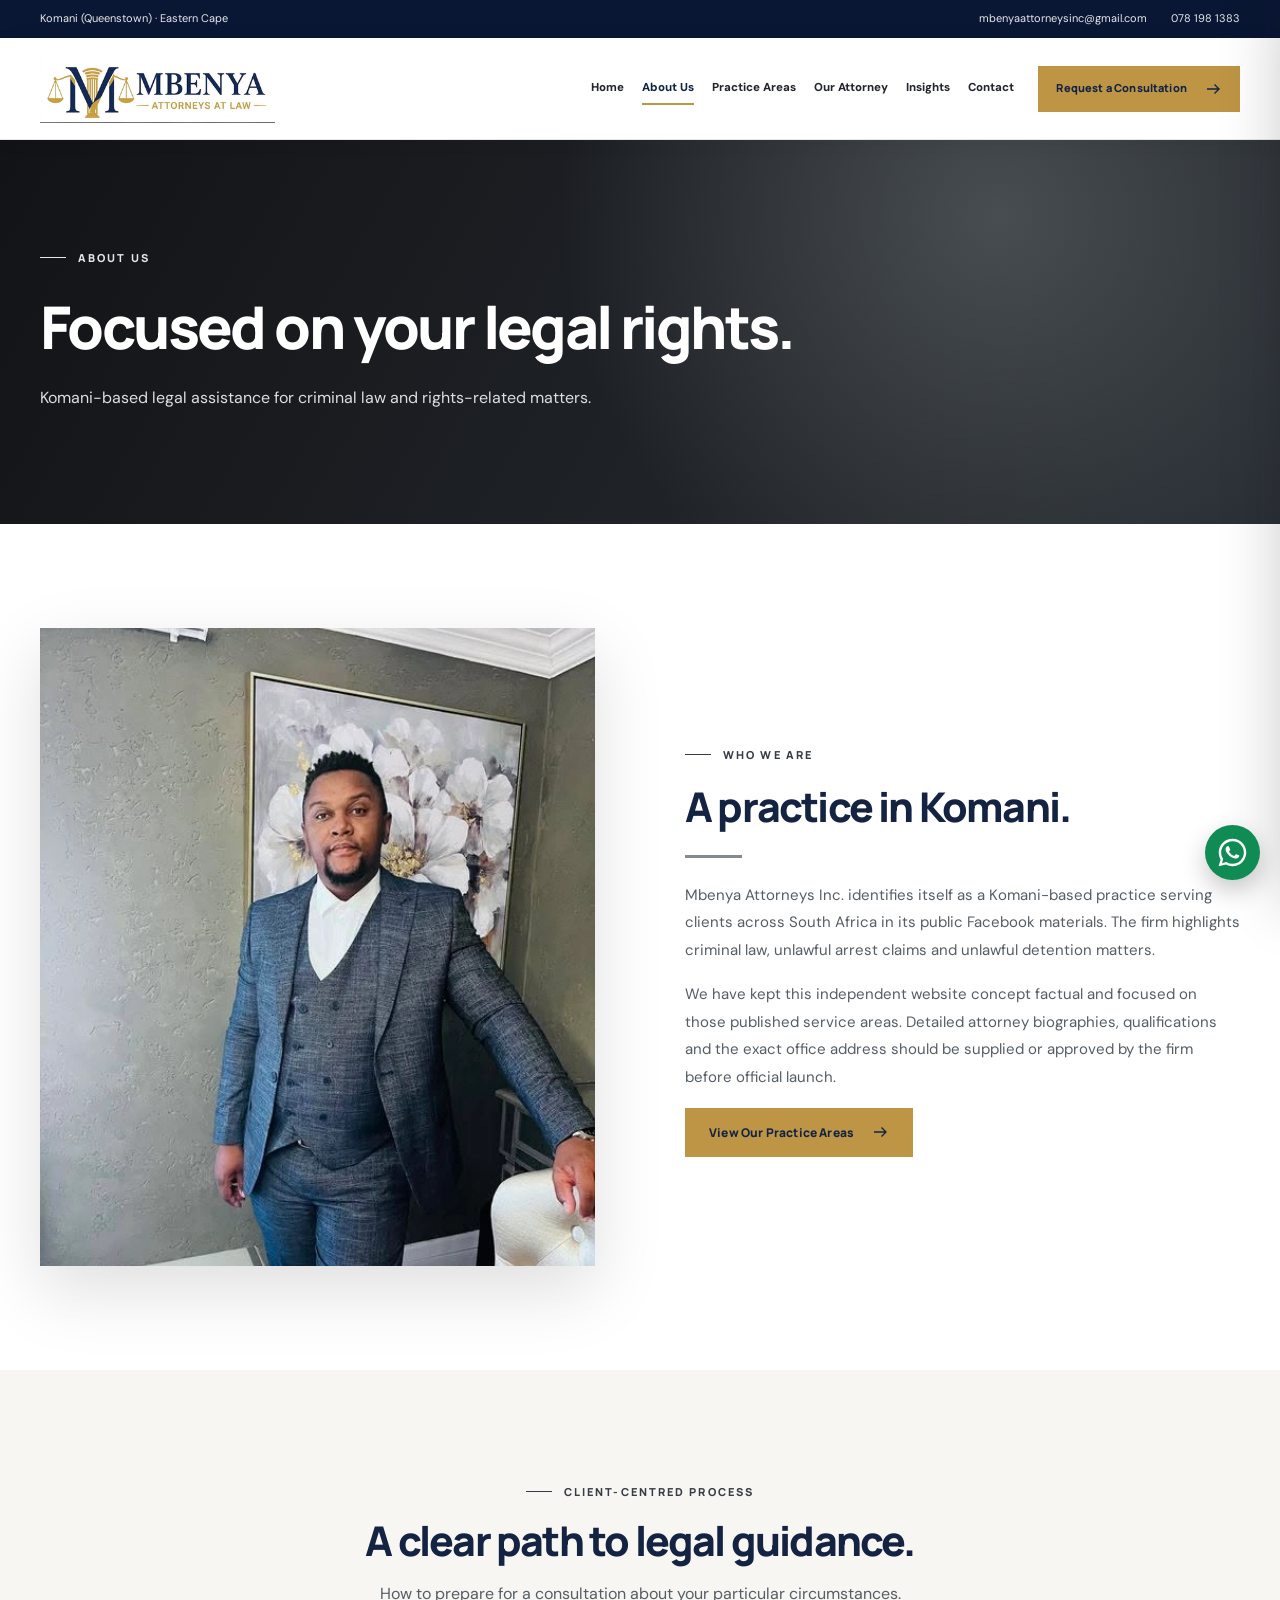
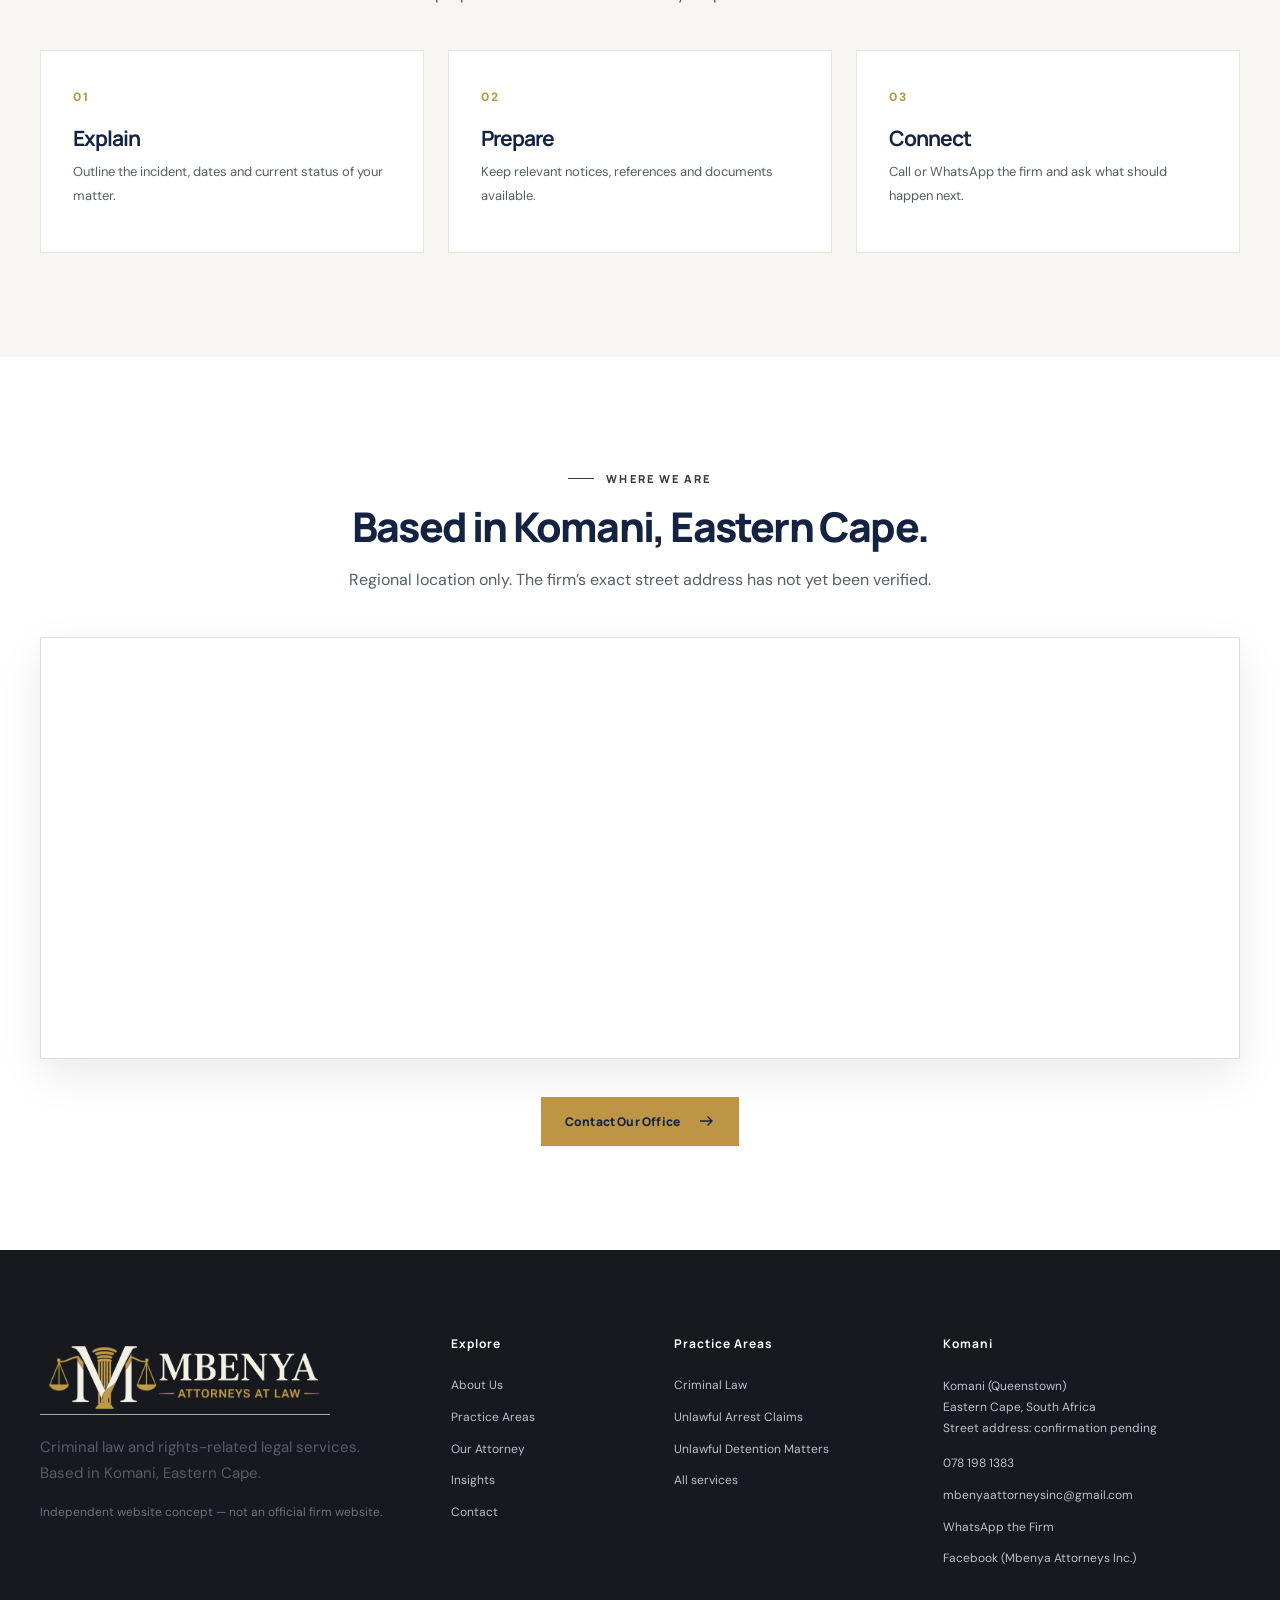
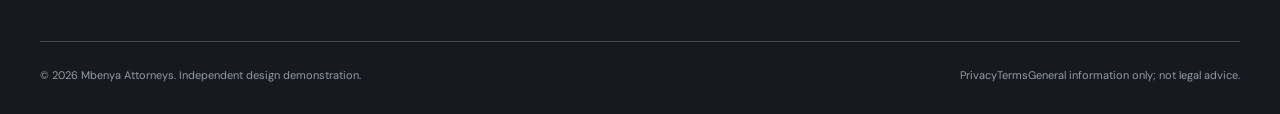
<file: about/index.html>
<!doctype html><html lang="en-ZA"><head><meta charset="utf-8"><meta name="viewport" content="width=device-width,initial-scale=1"><meta name="theme-color" content="#10244a"><title>About the Firm | Mbenya Attorneys</title><meta name="description" content="Learn about Mbenya Attorneys in Komani, Eastern Cape, and its publicly listed criminal law and rights-related practice areas."><meta name="robots" content="noindex,nofollow,noarchive,max-image-preview:large"><link rel="icon" type="image/png" href="/assets/favicon.png"><link rel="preconnect" href="https://images.pexels.com"><link rel="preconnect" href="https://fonts.googleapis.com"><link rel="preconnect" href="https://fonts.gstatic.com" crossorigin><link rel="stylesheet" href="/assets/site.css"><script defer src="/assets/site.js"></script><link rel="canonical" href="https://mbenya-attorneys.vercel.app/about/"><meta property="og:type" content="website"><meta property="og:site_name" content="Mbenya Attorneys"><meta property="og:locale" content="en_ZA"><meta property="og:title" content="About the Firm | Mbenya Attorneys"><meta property="og:description" content="Learn about Mbenya Attorneys in Komani, Eastern Cape, and its publicly listed criminal law and rights-related practice areas."><meta property="og:url" content="https://mbenya-attorneys.vercel.app/about/"><meta property="og:image" content="https://mbenya-attorneys.vercel.app/assets/mbenya-share-preview-v7.jpg"><meta property="og:image:secure_url" content="https://mbenya-attorneys.vercel.app/assets/mbenya-share-preview-v7.jpg"><meta property="og:image:type" content="image/jpeg"><meta property="og:image:width" content="1200"><meta property="og:image:height" content="630"><meta property="og:image:alt" content="Mbenya Attorneys at Law logo alongside a portrait of the attorney"><meta name="twitter:card" content="summary_large_image"><meta name="twitter:title" content="About the Firm | Mbenya Attorneys"><meta name="twitter:description" content="Learn about Mbenya Attorneys in Komani, Eastern Cape, and its publicly listed criminal law and rights-related practice areas."><meta name="twitter:image" content="https://mbenya-attorneys.vercel.app/assets/mbenya-share-preview-v7.jpg"><meta name="twitter:image:alt" content="Mbenya Attorneys at Law logo alongside a portrait of the attorney"></head><body><a class="skip-link" href="#main">Skip to content</a><div class="topbar"><div class="container topbar-inner"><span class="topbar-address">Komani (Queenstown) · Eastern Cape</span><div class="topbar-links"><a href="mailto:mbenyaattorneysinc@gmail.com">mbenyaattorneysinc@gmail.com</a><a href="tel:+27781981383">078 198 1383</a></div></div></div><header class="nav-shell"><div class="container nav-inner"><a class="brand" href="/" aria-label="Mbenya Attorneys home"><img src="/assets/logo-header.png" width="235" height="69" alt="Mbenya Attorneys at Law official supplied logo"></a><nav class="nav-links" aria-label="Main navigation"><a class="nav-link " href="/" >Home</a><a class="nav-link active" href="/about/" aria-current=page>About Us</a><a class="nav-link " href="/practice-areas/" >Practice Areas</a><a class="nav-link " href="/our-attorney/" >Our Attorney</a><a class="nav-link " href="/insights/" >Insights</a><a class="nav-link " href="/contact/" >Contact</a></nav><a class="btn btn-gold nav-cta" href="/contact/">Request a Consultation <svg aria-hidden="true" xmlns="http://www.w3.org/2000/svg" width="18" height="18" viewBox="0 0 24 24" fill="none" stroke="currentColor" stroke-width="1.8"><path d="M4 12h16m-6-6 6 6-6 6"/></svg></a><button type="button" class="menu-open" aria-label="Open navigation" aria-expanded="false" aria-controls="mobile-panel" data-mobile-open>☰</button></div></header><div class="mobile-backdrop" id="mobile-backdrop"></div><nav class="mobile-panel" id="mobile-panel" aria-label="Mobile navigation" aria-hidden="true" inert><div class="mobile-head"><img src="/assets/logo-header.png" alt="Mbenya Attorneys logo"><button type="button" data-mobile-close aria-label="Close navigation">×</button></div><div class="mobile-links"><a href="/">Home</a><a href="/about/">About Us</a><a href="/practice-areas/">Practice Areas</a><a href="/our-attorney/">Our Attorney</a><a href="/insights/">Insights</a><a href="/contact/">Contact</a></div><a class="btn btn-gold mobile-cta" href="/contact/">Contact the Firm <svg aria-hidden="true" xmlns="http://www.w3.org/2000/svg" width="18" height="18" viewBox="0 0 24 24" fill="none" stroke="currentColor" stroke-width="1.8"><path d="M4 12h16m-6-6 6 6-6 6"/></svg></a></nav><main id="main"><section class="page-hero"><div class="container"><span class="eyebrow eyebrow-light">ABOUT US</span><h1>Focused on your legal rights.</h1><p>Komani-based legal assistance for criminal law and rights-related matters.</p></div></section><section class="section"><div class="container intro-grid"><div class="decorative-photo mbenya-portrait-panel"><img src="/assets/portrait-standing.webp" alt="Client-supplied photograph of the legal professional in a blue suit" width="525" height="704" loading="lazy" decoding="async" ></div><div class="intro-copy"><span class="eyebrow">WHO WE ARE</span><h2>A practice in Komani.</h2><div class="accent-line"></div><p>Mbenya Attorneys Inc. identifies itself as a Komani-based practice serving clients across South Africa in its public Facebook materials. The firm highlights criminal law, unlawful arrest claims and unlawful detention matters.</p><p>We have kept this independent website concept factual and focused on those published service areas. Detailed attorney biographies, qualifications and the exact office address should be supplied or approved by the firm before official launch.</p><a class="btn btn-gold" href="/practice-areas/">View Our Practice Areas <svg aria-hidden="true" xmlns="http://www.w3.org/2000/svg" width="18" height="18" viewBox="0 0 24 24" fill="none" stroke="currentColor" stroke-width="1.8"><path d="M4 12h16m-6-6 6 6-6 6"/></svg></a></div></div></section>
<section class="section cream"><div class="container"><div class="section-heading centered"><span class="eyebrow">CLIENT-CENTRED PROCESS</span><h2>A clear path to legal guidance.</h2><p>How to prepare for a consultation about your particular circumstances.</p></div><div class="three-values"><article><span>01</span><h3>Explain</h3><p>Outline the incident, dates and current status of your matter.</p></article><article><span>02</span><h3>Prepare</h3><p>Keep relevant notices, references and documents available.</p></article><article><span>03</span><h3>Connect</h3><p>Call or WhatsApp the firm and ask what should happen next.</p></article></div></div></section>
<section class="section"><div class="container"><div class="section-heading centered"><span class="eyebrow">WHERE WE ARE</span><h2>Based in Komani, Eastern Cape.</h2><p>Regional location only. The firm’s exact street address has not yet been verified.</p></div><div class="map-frame"><iframe title="Regional map of Komani, Eastern Cape — not an office location pin" loading="lazy" referrerpolicy="no-referrer-when-downgrade" src="https://www.google.com/maps?q=Komani%2C%20Eastern%20Cape%2C%20South%20Africa&amp;output=embed"></iframe></div><div class="section-action centered"><a class="btn btn-gold" href="/contact/">Contact Our Office <svg aria-hidden="true" xmlns="http://www.w3.org/2000/svg" width="18" height="18" viewBox="0 0 24 24" fill="none" stroke="currentColor" stroke-width="1.8"><path d="M4 12h16m-6-6 6 6-6 6"/></svg></a></div></div></section></main><footer class="site-footer"><div class="container"><div class="footer-grid"><div><a class="footer-logo" href="/"><img src="/assets/logo-footer-transparent.png" alt="Mbenya Attorneys at Law logo" width="300" height="88" loading="lazy"></a><p>Criminal law and rights-related legal services. Based in Komani, Eastern Cape.</p><p class="demo-note">Independent website concept — not an official firm website.</p></div><div><h3>Explore</h3><div class="footer-links"><a href="/about/">About Us</a><a href="/practice-areas/">Practice Areas</a><a href="/our-attorney/">Our Attorney</a><a href="/insights/">Insights</a><a href="/contact/">Contact</a></div></div><div><h3>Practice Areas</h3><div class="footer-links"><a href="/practice-areas/#criminal">Criminal Law</a><a href="/practice-areas/#arrest">Unlawful Arrest Claims</a><a href="/practice-areas/#detention">Unlawful Detention Matters</a><a href="/practice-areas/">All services</a></div></div><div class="footer-location"><h3>Komani</h3><address>Komani (Queenstown)<br>Eastern Cape, South Africa<br>Street address: confirmation pending</address><div class="footer-links" style="margin-top:15px"><a href="tel:+27781981383">078 198 1383</a><a href="mailto:mbenyaattorneysinc@gmail.com">mbenyaattorneysinc@gmail.com</a><a href="https://wa.me/27781981383" target="_blank" rel="noopener noreferrer">WhatsApp the Firm</a><a href="https://www.facebook.com/ModiAttorneys/" target="_blank" rel="noopener noreferrer">Facebook (Mbenya Attorneys Inc.)</a></div></div></div><div class="footer-bottom"><span>© 2026 Mbenya Attorneys. Independent design demonstration.</span><span class="footer-legal"><a href="/privacy/">Privacy</a><a href="/terms/">Terms</a><span>General information only; not legal advice.</span></span></div></div></footer><a class="floating-whatsapp" href="https://wa.me/27781981383?text=Hello%20Mbenya%20Attorneys%2C%20I%20would%20like%20to%20enquire%20about%20legal%20services." target="_blank" rel="noopener noreferrer" title="WhatsApp Mbenya Attorneys" aria-label="Contact Mbenya Attorneys on WhatsApp"><svg viewBox="0 0 32 32" aria-hidden="true" xmlns="http://www.w3.org/2000/svg"><path fill="currentColor" d="M16 .8C7.61.8.8 7.59.8 15.98c0 2.69.7 5.31 2.03 7.62L.7 31.3l7.91-2.08a15.15 15.15 0 0 0 7.37 1.88h.01c8.38 0 15.2-6.82 15.2-15.2 0-4.06-1.58-7.88-4.46-10.76A15.07 15.07 0 0 0 16 .8Zm0 27.73a12.54 12.54 0 0 1-6.39-1.75l-.46-.27-4.7 1.23 1.25-4.58-.3-.47a12.5 12.5 0 0 1-1.93-6.7C3.47 9.08 9.08 3.47 16 3.47a12.45 12.45 0 0 1 8.87 3.68 12.48 12.48 0 0 1 3.67 8.86c0 6.91-5.62 12.52-12.54 12.52Zm6.88-9.38c-.38-.19-2.23-1.1-2.58-1.23-.34-.13-.59-.19-.84.19s-.96 1.23-1.18 1.49-.44.29-.82.1a10.32 10.32 0 0 1-3.04-1.88 11.39 11.39 0 0 1-2.1-2.61c-.22-.38-.02-.58.16-.77.17-.17.38-.44.57-.66s.25-.38.38-.63.06-.47-.03-.66c-.1-.19-.85-2.04-1.16-2.8-.3-.74-.61-.64-.84-.65l-.71-.01c-.25 0-.66.1-1.01.47-.34.38-1.32 1.29-1.32 3.13s1.35 3.62 1.53 3.87a14.37 14.37 0 0 0 5.51 4.89c1.03.45 1.84.72 2.48.93 1.04.33 1.98.29 2.72.18.83-.13 2.23-.91 2.55-1.79.31-.88.31-1.64.22-1.8-.09-.16-.34-.25-.72-.44Z"/></svg><span class="whatsapp-tooltip" aria-hidden="true">WhatsApp Us</span></a><button type="button" class="scroll-top" title="Back to top" aria-label="Back to top">↑</button></body></html>
</file>
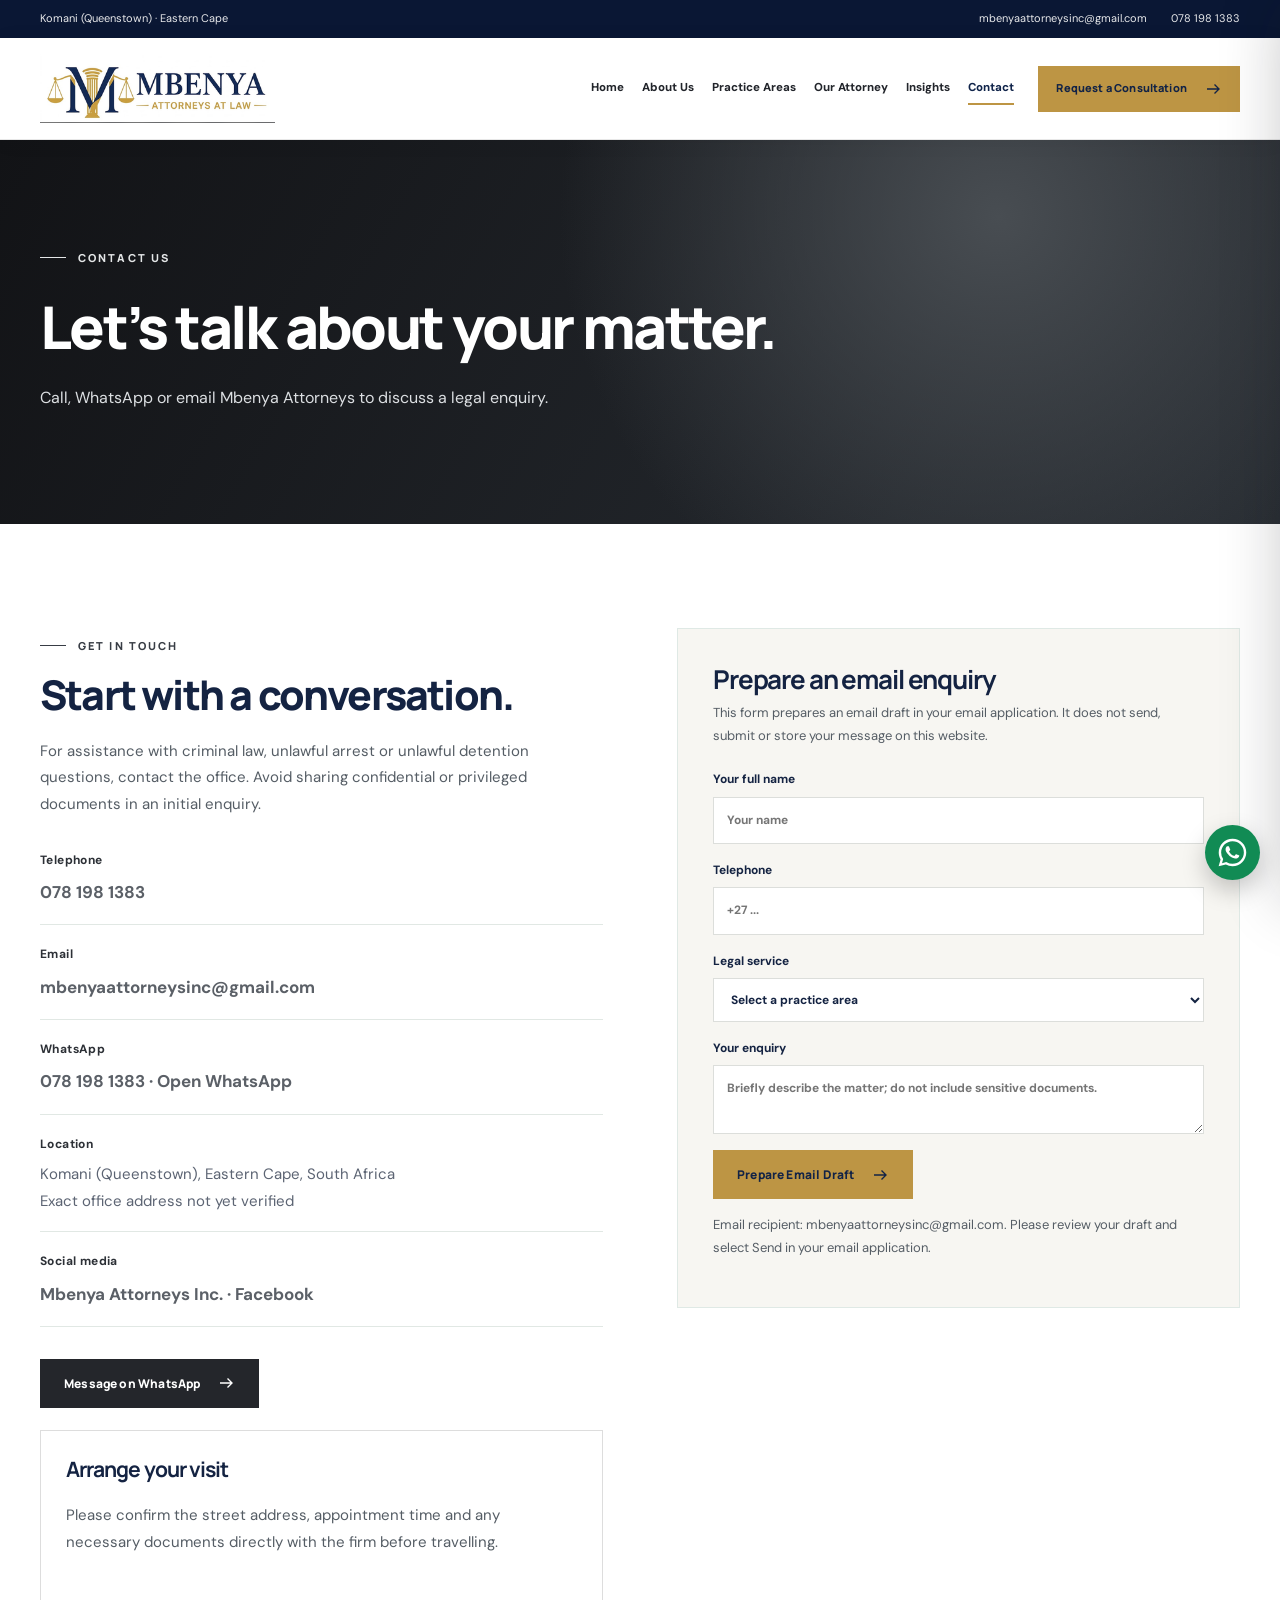
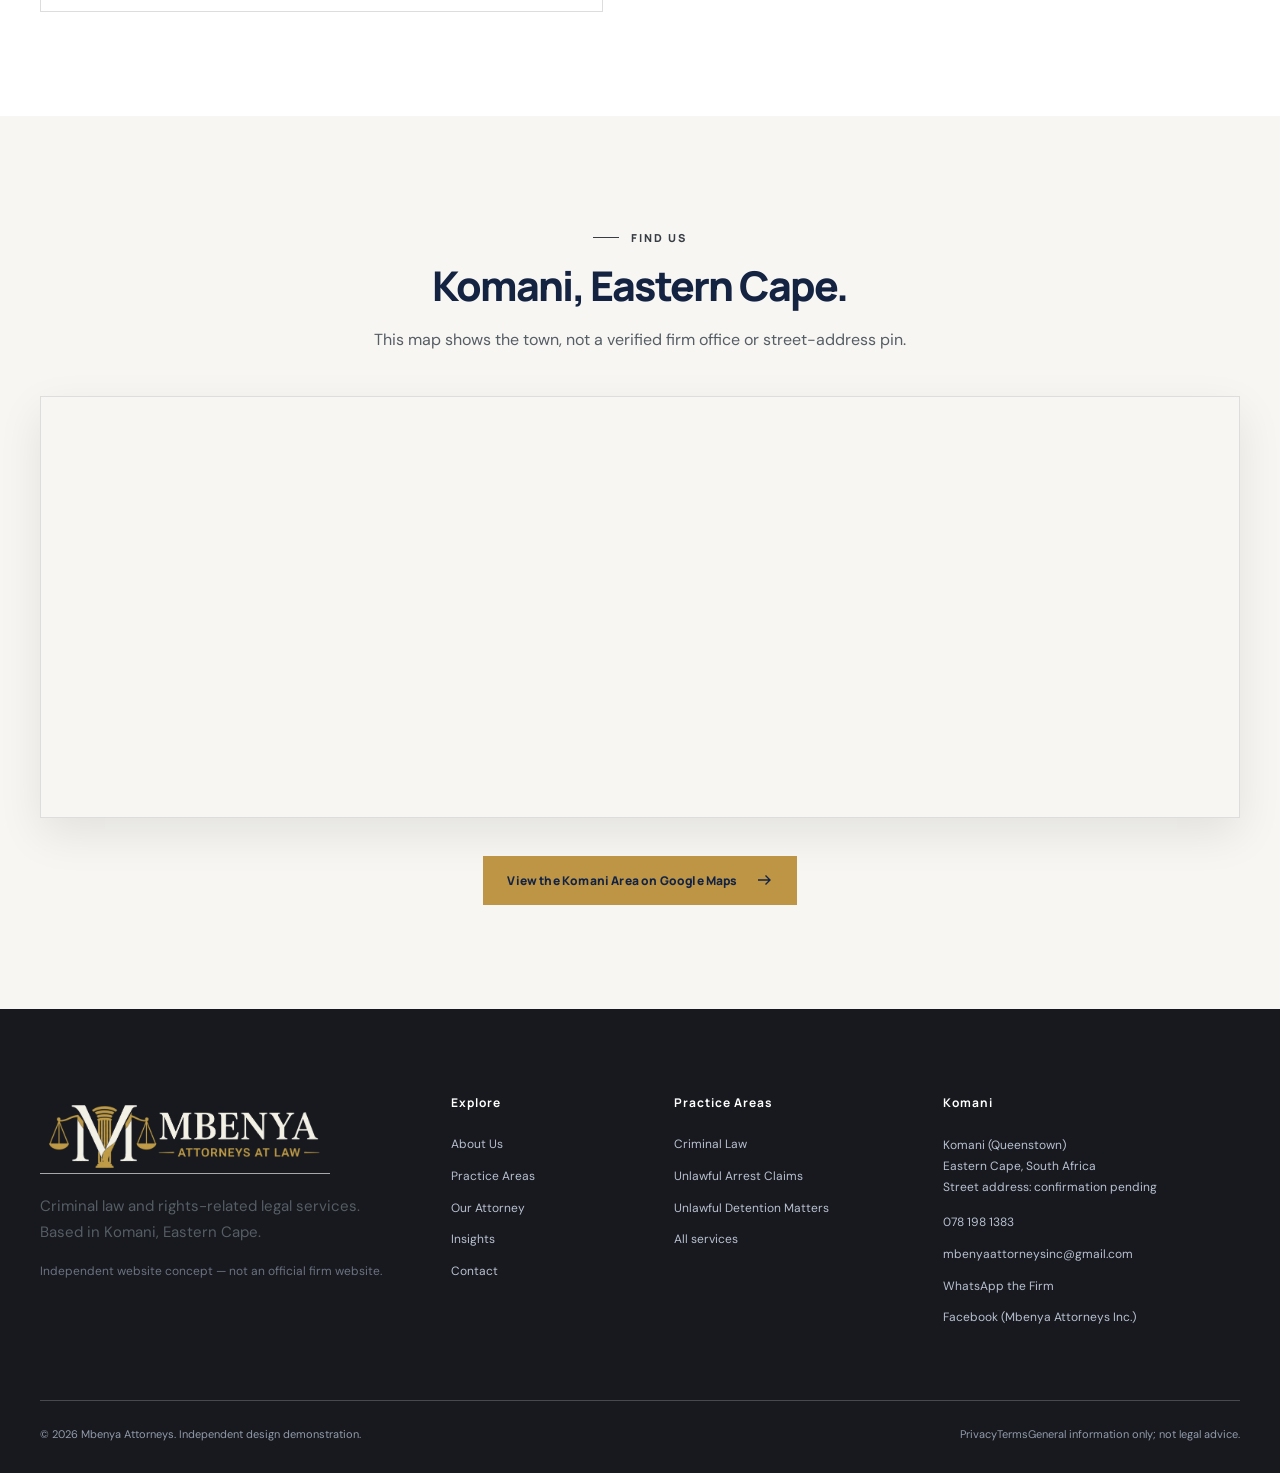
<file: contact/index.html>
<!doctype html><html lang="en-ZA"><head><meta charset="utf-8"><meta name="viewport" content="width=device-width,initial-scale=1"><meta name="theme-color" content="#10244a"><title>Contact Mbenya Attorneys | Komani</title><meta name="description" content="Call or WhatsApp Mbenya Attorneys in Komani, Eastern Cape on 078 198 1383. Enquire about criminal law, unlawful arrest or detention."><meta name="robots" content="noindex,nofollow,noarchive,max-image-preview:large"><link rel="icon" type="image/png" href="/assets/favicon.png"><link rel="preconnect" href="https://images.pexels.com"><link rel="preconnect" href="https://fonts.googleapis.com"><link rel="preconnect" href="https://fonts.gstatic.com" crossorigin><link rel="stylesheet" href="/assets/site.css"><script defer src="/assets/site.js"></script><link rel="canonical" href="https://mbenya-attorneys.vercel.app/contact/"><meta property="og:type" content="website"><meta property="og:site_name" content="Mbenya Attorneys"><meta property="og:locale" content="en_ZA"><meta property="og:title" content="Contact Mbenya Attorneys | Komani"><meta property="og:description" content="Call or WhatsApp Mbenya Attorneys in Komani, Eastern Cape on 078 198 1383. Enquire about criminal law, unlawful arrest or detention."><meta property="og:url" content="https://mbenya-attorneys.vercel.app/contact/"><meta property="og:image" content="https://mbenya-attorneys.vercel.app/assets/mbenya-share-preview-v7.jpg"><meta property="og:image:secure_url" content="https://mbenya-attorneys.vercel.app/assets/mbenya-share-preview-v7.jpg"><meta property="og:image:type" content="image/jpeg"><meta property="og:image:width" content="1200"><meta property="og:image:height" content="630"><meta property="og:image:alt" content="Mbenya Attorneys at Law logo alongside a portrait of the attorney"><meta name="twitter:card" content="summary_large_image"><meta name="twitter:title" content="Contact Mbenya Attorneys | Komani"><meta name="twitter:description" content="Call or WhatsApp Mbenya Attorneys in Komani, Eastern Cape on 078 198 1383. Enquire about criminal law, unlawful arrest or detention."><meta name="twitter:image" content="https://mbenya-attorneys.vercel.app/assets/mbenya-share-preview-v7.jpg"><meta name="twitter:image:alt" content="Mbenya Attorneys at Law logo alongside a portrait of the attorney"></head><body><a class="skip-link" href="#main">Skip to content</a><div class="topbar"><div class="container topbar-inner"><span class="topbar-address">Komani (Queenstown) · Eastern Cape</span><div class="topbar-links"><a href="mailto:mbenyaattorneysinc@gmail.com">mbenyaattorneysinc@gmail.com</a><a href="tel:+27781981383">078 198 1383</a></div></div></div><header class="nav-shell"><div class="container nav-inner"><a class="brand" href="/" aria-label="Mbenya Attorneys home"><img src="/assets/logo-header.png" width="235" height="69" alt="Mbenya Attorneys at Law official supplied logo"></a><nav class="nav-links" aria-label="Main navigation"><a class="nav-link " href="/" >Home</a><a class="nav-link " href="/about/" >About Us</a><a class="nav-link " href="/practice-areas/" >Practice Areas</a><a class="nav-link " href="/our-attorney/" >Our Attorney</a><a class="nav-link " href="/insights/" >Insights</a><a class="nav-link active" href="/contact/" aria-current=page>Contact</a></nav><a class="btn btn-gold nav-cta" href="/contact/">Request a Consultation <svg aria-hidden="true" xmlns="http://www.w3.org/2000/svg" width="18" height="18" viewBox="0 0 24 24" fill="none" stroke="currentColor" stroke-width="1.8"><path d="M4 12h16m-6-6 6 6-6 6"/></svg></a><button type="button" class="menu-open" aria-label="Open navigation" aria-expanded="false" aria-controls="mobile-panel" data-mobile-open>☰</button></div></header><div class="mobile-backdrop" id="mobile-backdrop"></div><nav class="mobile-panel" id="mobile-panel" aria-label="Mobile navigation" aria-hidden="true" inert><div class="mobile-head"><img src="/assets/logo-header.png" alt="Mbenya Attorneys logo"><button type="button" data-mobile-close aria-label="Close navigation">×</button></div><div class="mobile-links"><a href="/">Home</a><a href="/about/">About Us</a><a href="/practice-areas/">Practice Areas</a><a href="/our-attorney/">Our Attorney</a><a href="/insights/">Insights</a><a href="/contact/">Contact</a></div><a class="btn btn-gold mobile-cta" href="/contact/">Contact the Firm <svg aria-hidden="true" xmlns="http://www.w3.org/2000/svg" width="18" height="18" viewBox="0 0 24 24" fill="none" stroke="currentColor" stroke-width="1.8"><path d="M4 12h16m-6-6 6 6-6 6"/></svg></a></nav><main id="main"><section class="page-hero"><div class="container"><span class="eyebrow eyebrow-light">CONTACT US</span><h1>Let’s talk about your matter.</h1><p>Call, WhatsApp or email Mbenya Attorneys to discuss a legal enquiry.</p></div></section><section class="section"><div class="container contact-layout"><div class="contact-copy"><span class="eyebrow">GET IN TOUCH</span><h2>Start with a conversation.</h2><p>For assistance with criminal law, unlawful arrest or unlawful detention questions, contact the office. Avoid sharing confidential or privileged documents in an initial enquiry.</p><div class="contact-details"><div><strong>Telephone</strong><a href="tel:+27781981383">078 198 1383</a></div><div><strong>Email</strong><a href="mailto:mbenyaattorneysinc@gmail.com">mbenyaattorneysinc@gmail.com</a></div><div><strong>WhatsApp</strong><a target="_blank" rel="noopener noreferrer" href="https://wa.me/27781981383">078 198 1383 · Open WhatsApp</a></div><div><strong>Location</strong><span>Komani (Queenstown), Eastern Cape, South Africa<br>Exact office address not yet verified</span></div><div><strong>Social media</strong><a target="_blank" rel="noopener noreferrer" href="https://www.facebook.com/ModiAttorneys/">Mbenya Attorneys Inc. · Facebook</a></div></div><a class="btn btn-navy" href="https://wa.me/27781981383">Message on WhatsApp <svg aria-hidden="true" xmlns="http://www.w3.org/2000/svg" width="18" height="18" viewBox="0 0 24 24" fill="none" stroke="currentColor" stroke-width="1.8"><path d="M4 12h16m-6-6 6 6-6 6"/></svg></a><div class="office-panel"><h3>Arrange your visit</h3><p>Please confirm the street address, appointment time and any necessary documents directly with the firm before travelling.</p></div></div><div class="contact-form-shell"><h3>Prepare an email enquiry</h3><p>This form prepares an email draft in your email application. It does not send, submit or store your message on this website.</p><form id="enquiry-form"><label>Your full name<input name="name" autocomplete="name" maxlength="120" placeholder="Your name" required></label><label>Telephone<input name="phone" autocomplete="tel" type="tel" placeholder="+27 ..."></label><label>Legal service<select name="area" id="area"><option value="">Select a practice area</option><option value="criminal">Criminal Law</option><option value="arrest">Unlawful Arrest Claims</option><option value="detention">Unlawful Detention Matters</option></select></label><label>Your enquiry<textarea name="message" minlength="10" maxlength="1500" required placeholder="Briefly describe the matter; do not include sensitive documents."></textarea></label><div aria-hidden="true" style="position:absolute;left:-9999px"><label>Leave blank<input name="company_website" autocomplete="off" tabindex="-1"></label></div><button type="submit" class="btn btn-gold">Prepare Email Draft <svg aria-hidden="true" xmlns="http://www.w3.org/2000/svg" width="18" height="18" viewBox="0 0 24 24" fill="none" stroke="currentColor" stroke-width="1.8"><path d="M4 12h16m-6-6 6 6-6 6"/></svg></button><p id="form-status" role="status" aria-live="polite"></p></form><p class="form-note">Email recipient: <a href="mailto:mbenyaattorneysinc@gmail.com">mbenyaattorneysinc@gmail.com</a>. Please review your draft and select Send in your email application.</p></div></div></section>
<section class="section cream"><div class="container"><div class="section-heading centered"><span class="eyebrow">FIND US</span><h2>Komani, Eastern Cape.</h2><p>This map shows the town, not a verified firm office or street-address pin.</p></div><div class="map-frame"><iframe title="Regional map of Komani, Eastern Cape — not an office location pin" src="https://www.google.com/maps?q=Komani%2C%20Eastern%20Cape%2C%20South%20Africa&amp;output=embed" loading="lazy" referrerpolicy="no-referrer-when-downgrade"></iframe></div><div class="section-action centered"><a class="btn btn-gold" href="https://www.google.com/maps/search/?api=1&amp;query=Komani%2C%20Eastern%20Cape%2C%20South%20Africa">View the Komani Area on Google Maps <svg aria-hidden="true" xmlns="http://www.w3.org/2000/svg" width="18" height="18" viewBox="0 0 24 24" fill="none" stroke="currentColor" stroke-width="1.8"><path d="M4 12h16m-6-6 6 6-6 6"/></svg></a></div></div></section></main><footer class="site-footer"><div class="container"><div class="footer-grid"><div><a class="footer-logo" href="/"><img src="/assets/logo-footer-transparent.png" alt="Mbenya Attorneys at Law logo" width="300" height="88" loading="lazy"></a><p>Criminal law and rights-related legal services. Based in Komani, Eastern Cape.</p><p class="demo-note">Independent website concept — not an official firm website.</p></div><div><h3>Explore</h3><div class="footer-links"><a href="/about/">About Us</a><a href="/practice-areas/">Practice Areas</a><a href="/our-attorney/">Our Attorney</a><a href="/insights/">Insights</a><a href="/contact/">Contact</a></div></div><div><h3>Practice Areas</h3><div class="footer-links"><a href="/practice-areas/#criminal">Criminal Law</a><a href="/practice-areas/#arrest">Unlawful Arrest Claims</a><a href="/practice-areas/#detention">Unlawful Detention Matters</a><a href="/practice-areas/">All services</a></div></div><div class="footer-location"><h3>Komani</h3><address>Komani (Queenstown)<br>Eastern Cape, South Africa<br>Street address: confirmation pending</address><div class="footer-links" style="margin-top:15px"><a href="tel:+27781981383">078 198 1383</a><a href="mailto:mbenyaattorneysinc@gmail.com">mbenyaattorneysinc@gmail.com</a><a href="https://wa.me/27781981383" target="_blank" rel="noopener noreferrer">WhatsApp the Firm</a><a href="https://www.facebook.com/ModiAttorneys/" target="_blank" rel="noopener noreferrer">Facebook (Mbenya Attorneys Inc.)</a></div></div></div><div class="footer-bottom"><span>© 2026 Mbenya Attorneys. Independent design demonstration.</span><span class="footer-legal"><a href="/privacy/">Privacy</a><a href="/terms/">Terms</a><span>General information only; not legal advice.</span></span></div></div></footer><a class="floating-whatsapp" href="https://wa.me/27781981383?text=Hello%20Mbenya%20Attorneys%2C%20I%20would%20like%20to%20enquire%20about%20legal%20services." target="_blank" rel="noopener noreferrer" title="WhatsApp Mbenya Attorneys" aria-label="Contact Mbenya Attorneys on WhatsApp"><svg viewBox="0 0 32 32" aria-hidden="true" xmlns="http://www.w3.org/2000/svg"><path fill="currentColor" d="M16 .8C7.61.8.8 7.59.8 15.98c0 2.69.7 5.31 2.03 7.62L.7 31.3l7.91-2.08a15.15 15.15 0 0 0 7.37 1.88h.01c8.38 0 15.2-6.82 15.2-15.2 0-4.06-1.58-7.88-4.46-10.76A15.07 15.07 0 0 0 16 .8Zm0 27.73a12.54 12.54 0 0 1-6.39-1.75l-.46-.27-4.7 1.23 1.25-4.58-.3-.47a12.5 12.5 0 0 1-1.93-6.7C3.47 9.08 9.08 3.47 16 3.47a12.45 12.45 0 0 1 8.87 3.68 12.48 12.48 0 0 1 3.67 8.86c0 6.91-5.62 12.52-12.54 12.52Zm6.88-9.38c-.38-.19-2.23-1.1-2.58-1.23-.34-.13-.59-.19-.84.19s-.96 1.23-1.18 1.49-.44.29-.82.1a10.32 10.32 0 0 1-3.04-1.88 11.39 11.39 0 0 1-2.1-2.61c-.22-.38-.02-.58.16-.77.17-.17.38-.44.57-.66s.25-.38.38-.63.06-.47-.03-.66c-.1-.19-.85-2.04-1.16-2.8-.3-.74-.61-.64-.84-.65l-.71-.01c-.25 0-.66.1-1.01.47-.34.38-1.32 1.29-1.32 3.13s1.35 3.62 1.53 3.87a14.37 14.37 0 0 0 5.51 4.89c1.03.45 1.84.72 2.48.93 1.04.33 1.98.29 2.72.18.83-.13 2.23-.91 2.55-1.79.31-.88.31-1.64.22-1.8-.09-.16-.34-.25-.72-.44Z"/></svg><span class="whatsapp-tooltip" aria-hidden="true">WhatsApp Us</span></a><button type="button" class="scroll-top" title="Back to top" aria-label="Back to top">↑</button></body></html>
</file>
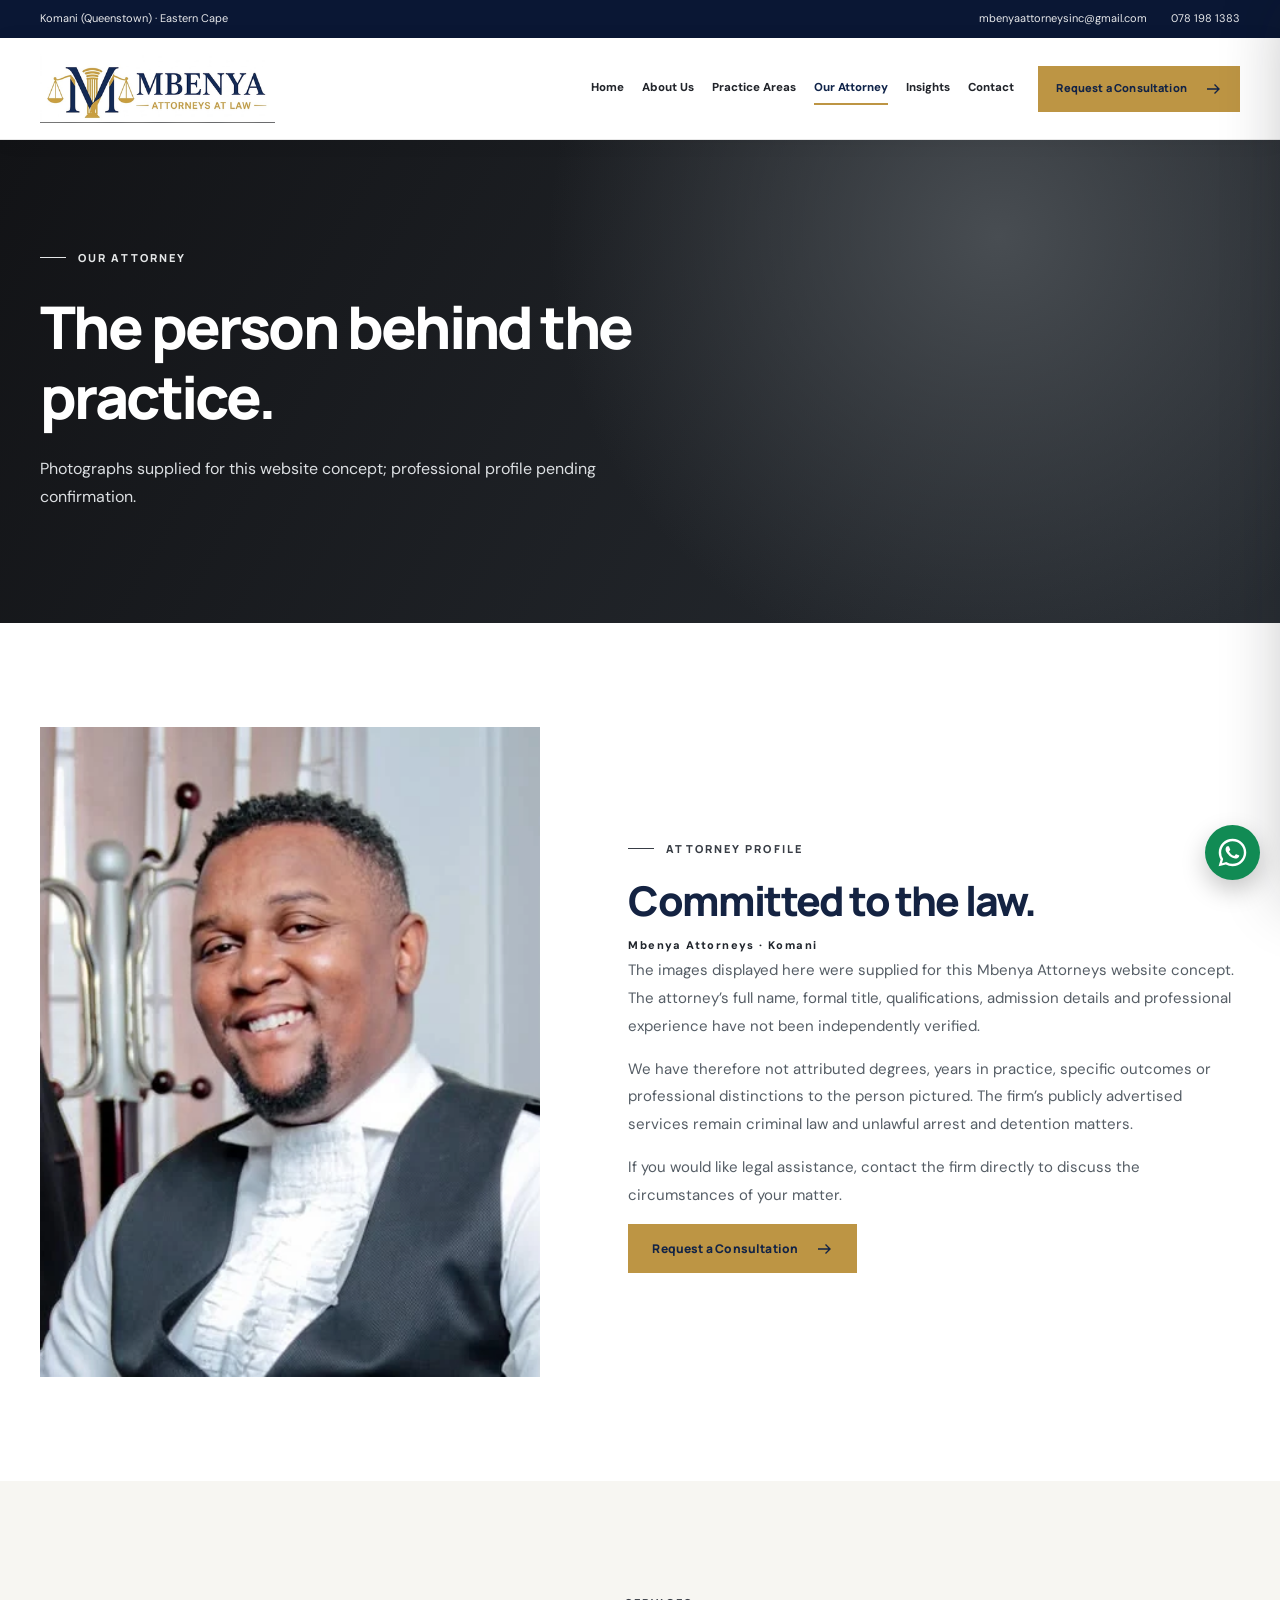
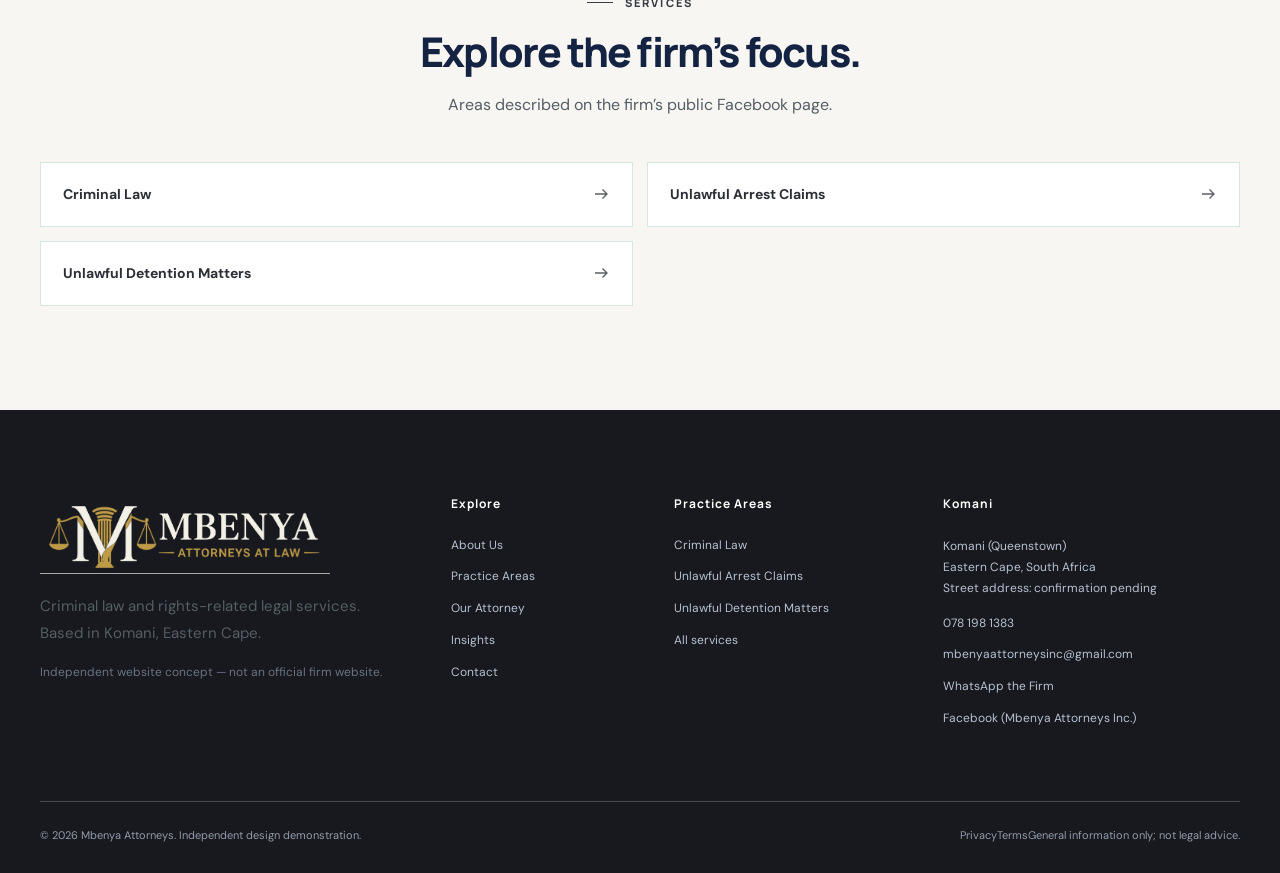
<file: our-attorney/index.html>
<!doctype html><html lang="en-ZA"><head><meta charset="utf-8"><meta name="viewport" content="width=device-width,initial-scale=1"><meta name="theme-color" content="#10244a"><title>Our Attorney | Mbenya Attorneys</title><meta name="description" content="Meet the legal professional pictured for Mbenya Attorneys. Professional details are pending confirmation for this independent concept."><meta name="robots" content="noindex,nofollow,noarchive,max-image-preview:large"><link rel="icon" type="image/png" href="/assets/favicon.png"><link rel="preconnect" href="https://images.pexels.com"><link rel="preconnect" href="https://fonts.googleapis.com"><link rel="preconnect" href="https://fonts.gstatic.com" crossorigin><link rel="stylesheet" href="/assets/site.css"><script defer src="/assets/site.js"></script><link rel="canonical" href="https://mbenya-attorneys.vercel.app/our-attorney/"><meta property="og:type" content="website"><meta property="og:site_name" content="Mbenya Attorneys"><meta property="og:locale" content="en_ZA"><meta property="og:title" content="Our Attorney | Mbenya Attorneys"><meta property="og:description" content="Meet the legal professional pictured for Mbenya Attorneys. Professional details are pending confirmation for this independent concept."><meta property="og:url" content="https://mbenya-attorneys.vercel.app/our-attorney/"><meta property="og:image" content="https://mbenya-attorneys.vercel.app/assets/mbenya-share-preview-v7.jpg"><meta property="og:image:secure_url" content="https://mbenya-attorneys.vercel.app/assets/mbenya-share-preview-v7.jpg"><meta property="og:image:type" content="image/jpeg"><meta property="og:image:width" content="1200"><meta property="og:image:height" content="630"><meta property="og:image:alt" content="Mbenya Attorneys at Law logo alongside a portrait of the attorney"><meta name="twitter:card" content="summary_large_image"><meta name="twitter:title" content="Our Attorney | Mbenya Attorneys"><meta name="twitter:description" content="Meet the legal professional pictured for Mbenya Attorneys. Professional details are pending confirmation for this independent concept."><meta name="twitter:image" content="https://mbenya-attorneys.vercel.app/assets/mbenya-share-preview-v7.jpg"><meta name="twitter:image:alt" content="Mbenya Attorneys at Law logo alongside a portrait of the attorney"></head><body><a class="skip-link" href="#main">Skip to content</a><div class="topbar"><div class="container topbar-inner"><span class="topbar-address">Komani (Queenstown) · Eastern Cape</span><div class="topbar-links"><a href="mailto:mbenyaattorneysinc@gmail.com">mbenyaattorneysinc@gmail.com</a><a href="tel:+27781981383">078 198 1383</a></div></div></div><header class="nav-shell"><div class="container nav-inner"><a class="brand" href="/" aria-label="Mbenya Attorneys home"><img src="/assets/logo-header.png" width="235" height="69" alt="Mbenya Attorneys at Law official supplied logo"></a><nav class="nav-links" aria-label="Main navigation"><a class="nav-link " href="/" >Home</a><a class="nav-link " href="/about/" >About Us</a><a class="nav-link " href="/practice-areas/" >Practice Areas</a><a class="nav-link active" href="/our-attorney/" aria-current=page>Our Attorney</a><a class="nav-link " href="/insights/" >Insights</a><a class="nav-link " href="/contact/" >Contact</a></nav><a class="btn btn-gold nav-cta" href="/contact/">Request a Consultation <svg aria-hidden="true" xmlns="http://www.w3.org/2000/svg" width="18" height="18" viewBox="0 0 24 24" fill="none" stroke="currentColor" stroke-width="1.8"><path d="M4 12h16m-6-6 6 6-6 6"/></svg></a><button type="button" class="menu-open" aria-label="Open navigation" aria-expanded="false" aria-controls="mobile-panel" data-mobile-open>☰</button></div></header><div class="mobile-backdrop" id="mobile-backdrop"></div><nav class="mobile-panel" id="mobile-panel" aria-label="Mobile navigation" aria-hidden="true" inert><div class="mobile-head"><img src="/assets/logo-header.png" alt="Mbenya Attorneys logo"><button type="button" data-mobile-close aria-label="Close navigation">×</button></div><div class="mobile-links"><a href="/">Home</a><a href="/about/">About Us</a><a href="/practice-areas/">Practice Areas</a><a href="/our-attorney/">Our Attorney</a><a href="/insights/">Insights</a><a href="/contact/">Contact</a></div><a class="btn btn-gold mobile-cta" href="/contact/">Contact the Firm <svg aria-hidden="true" xmlns="http://www.w3.org/2000/svg" width="18" height="18" viewBox="0 0 24 24" fill="none" stroke="currentColor" stroke-width="1.8"><path d="M4 12h16m-6-6 6 6-6 6"/></svg></a></nav><main id="main"><section class="page-hero"><div class="container"><span class="eyebrow eyebrow-light">OUR ATTORNEY</span><h1>The person behind the practice.</h1><p>Photographs supplied for this website concept; professional profile pending confirmation.</p></div></section><section class="section"><div class="container profile-layout"><div class="profile-photo"><img src="/assets/portrait-profile.webp" alt="Supplied portrait of the legal professional presented for Mbenya Attorneys" width="526" height="526" loading="lazy" decoding="async" ></div><div class="profile-body"><span class="eyebrow">ATTORNEY PROFILE</span><h2>Committed to the law.</h2><span class="profile-role">Mbenya Attorneys · Komani</span><p>The images displayed here were supplied for this Mbenya Attorneys website concept. The attorney’s full name, formal title, qualifications, admission details and professional experience have not been independently verified.</p><p>We have therefore not attributed degrees, years in practice, specific outcomes or professional distinctions to the person pictured. The firm’s publicly advertised services remain criminal law and unlawful arrest and detention matters.</p><p>If you would like legal assistance, contact the firm directly to discuss the circumstances of your matter.</p><a class="btn btn-gold" href="/contact/">Request a Consultation <svg aria-hidden="true" xmlns="http://www.w3.org/2000/svg" width="18" height="18" viewBox="0 0 24 24" fill="none" stroke="currentColor" stroke-width="1.8"><path d="M4 12h16m-6-6 6 6-6 6"/></svg></a></div></div></section><section class="section cream"><div class="container"><div class="section-heading centered"><span class="eyebrow">SERVICES</span><h2>Explore the firm’s focus.</h2><p>Areas described on the firm’s public Facebook page.</p></div><div class="service-pills"><a href="/practice-areas/#criminal">Criminal Law <svg aria-hidden="true" xmlns="http://www.w3.org/2000/svg" width="18" height="18" viewBox="0 0 24 24" fill="none" stroke="currentColor" stroke-width="1.8"><path d="M4 12h16m-6-6 6 6-6 6"/></svg></a><a href="/practice-areas/#arrest">Unlawful Arrest Claims <svg aria-hidden="true" xmlns="http://www.w3.org/2000/svg" width="18" height="18" viewBox="0 0 24 24" fill="none" stroke="currentColor" stroke-width="1.8"><path d="M4 12h16m-6-6 6 6-6 6"/></svg></a><a href="/practice-areas/#detention">Unlawful Detention Matters <svg aria-hidden="true" xmlns="http://www.w3.org/2000/svg" width="18" height="18" viewBox="0 0 24 24" fill="none" stroke="currentColor" stroke-width="1.8"><path d="M4 12h16m-6-6 6 6-6 6"/></svg></a></div></div></section></main><footer class="site-footer"><div class="container"><div class="footer-grid"><div><a class="footer-logo" href="/"><img src="/assets/logo-footer-transparent.png" alt="Mbenya Attorneys at Law logo" width="300" height="88" loading="lazy"></a><p>Criminal law and rights-related legal services. Based in Komani, Eastern Cape.</p><p class="demo-note">Independent website concept — not an official firm website.</p></div><div><h3>Explore</h3><div class="footer-links"><a href="/about/">About Us</a><a href="/practice-areas/">Practice Areas</a><a href="/our-attorney/">Our Attorney</a><a href="/insights/">Insights</a><a href="/contact/">Contact</a></div></div><div><h3>Practice Areas</h3><div class="footer-links"><a href="/practice-areas/#criminal">Criminal Law</a><a href="/practice-areas/#arrest">Unlawful Arrest Claims</a><a href="/practice-areas/#detention">Unlawful Detention Matters</a><a href="/practice-areas/">All services</a></div></div><div class="footer-location"><h3>Komani</h3><address>Komani (Queenstown)<br>Eastern Cape, South Africa<br>Street address: confirmation pending</address><div class="footer-links" style="margin-top:15px"><a href="tel:+27781981383">078 198 1383</a><a href="mailto:mbenyaattorneysinc@gmail.com">mbenyaattorneysinc@gmail.com</a><a href="https://wa.me/27781981383" target="_blank" rel="noopener noreferrer">WhatsApp the Firm</a><a href="https://www.facebook.com/ModiAttorneys/" target="_blank" rel="noopener noreferrer">Facebook (Mbenya Attorneys Inc.)</a></div></div></div><div class="footer-bottom"><span>© 2026 Mbenya Attorneys. Independent design demonstration.</span><span class="footer-legal"><a href="/privacy/">Privacy</a><a href="/terms/">Terms</a><span>General information only; not legal advice.</span></span></div></div></footer><a class="floating-whatsapp" href="https://wa.me/27781981383?text=Hello%20Mbenya%20Attorneys%2C%20I%20would%20like%20to%20enquire%20about%20legal%20services." target="_blank" rel="noopener noreferrer" title="WhatsApp Mbenya Attorneys" aria-label="Contact Mbenya Attorneys on WhatsApp"><svg viewBox="0 0 32 32" aria-hidden="true" xmlns="http://www.w3.org/2000/svg"><path fill="currentColor" d="M16 .8C7.61.8.8 7.59.8 15.98c0 2.69.7 5.31 2.03 7.62L.7 31.3l7.91-2.08a15.15 15.15 0 0 0 7.37 1.88h.01c8.38 0 15.2-6.82 15.2-15.2 0-4.06-1.58-7.88-4.46-10.76A15.07 15.07 0 0 0 16 .8Zm0 27.73a12.54 12.54 0 0 1-6.39-1.75l-.46-.27-4.7 1.23 1.25-4.58-.3-.47a12.5 12.5 0 0 1-1.93-6.7C3.47 9.08 9.08 3.47 16 3.47a12.45 12.45 0 0 1 8.87 3.68 12.48 12.48 0 0 1 3.67 8.86c0 6.91-5.62 12.52-12.54 12.52Zm6.88-9.38c-.38-.19-2.23-1.1-2.58-1.23-.34-.13-.59-.19-.84.19s-.96 1.23-1.18 1.49-.44.29-.82.1a10.32 10.32 0 0 1-3.04-1.88 11.39 11.39 0 0 1-2.1-2.61c-.22-.38-.02-.58.16-.77.17-.17.38-.44.57-.66s.25-.38.38-.63.06-.47-.03-.66c-.1-.19-.85-2.04-1.16-2.8-.3-.74-.61-.64-.84-.65l-.71-.01c-.25 0-.66.1-1.01.47-.34.38-1.32 1.29-1.32 3.13s1.35 3.62 1.53 3.87a14.37 14.37 0 0 0 5.51 4.89c1.03.45 1.84.72 2.48.93 1.04.33 1.98.29 2.72.18.83-.13 2.23-.91 2.55-1.79.31-.88.31-1.64.22-1.8-.09-.16-.34-.25-.72-.44Z"/></svg><span class="whatsapp-tooltip" aria-hidden="true">WhatsApp Us</span></a><button type="button" class="scroll-top" title="Back to top" aria-label="Back to top">↑</button></body></html>
</file>
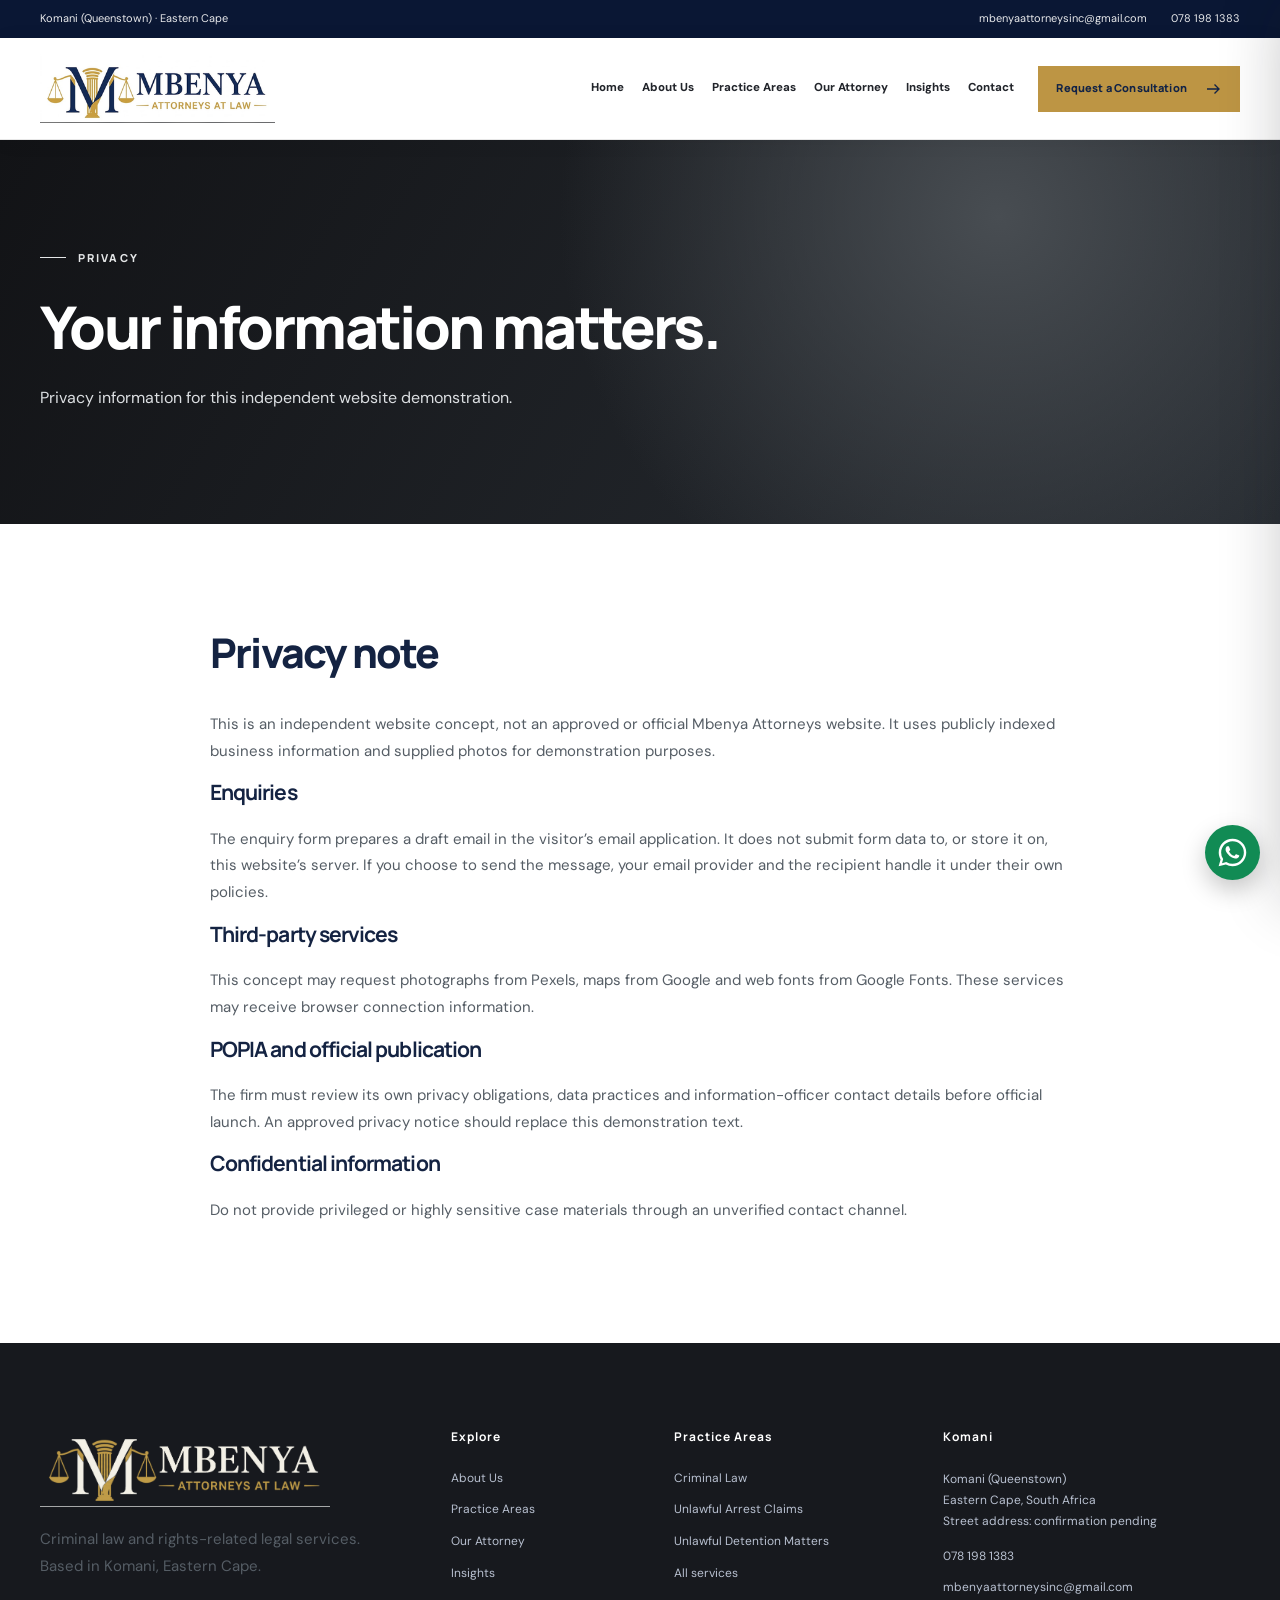
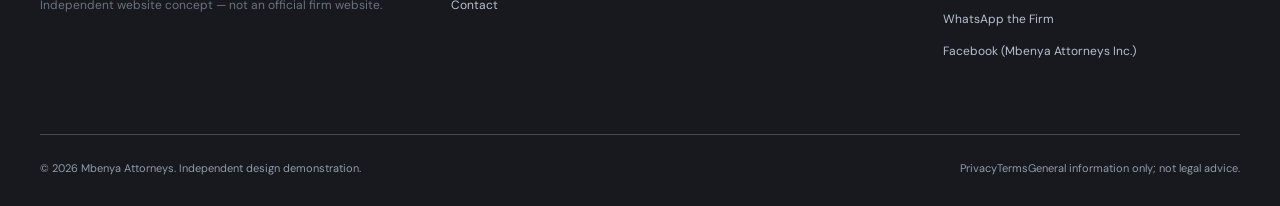
<file: privacy/index.html>
<!doctype html><html lang="en-ZA"><head><meta charset="utf-8"><meta name="viewport" content="width=device-width,initial-scale=1"><meta name="theme-color" content="#10244a"><title>Privacy Note | Mbenya Attorneys Website Concept</title><meta name="description" content="Privacy note for an independent Mbenya Attorneys demonstration website."><meta name="robots" content="noindex,nofollow,noarchive,max-image-preview:large"><link rel="icon" type="image/png" href="/assets/favicon.png"><link rel="preconnect" href="https://images.pexels.com"><link rel="preconnect" href="https://fonts.googleapis.com"><link rel="preconnect" href="https://fonts.gstatic.com" crossorigin><link rel="stylesheet" href="/assets/site.css"><script defer src="/assets/site.js"></script><link rel="canonical" href="https://mbenya-attorneys.vercel.app/privacy/"><meta property="og:type" content="website"><meta property="og:site_name" content="Mbenya Attorneys"><meta property="og:locale" content="en_ZA"><meta property="og:title" content="Privacy Note | Mbenya Attorneys Website Concept"><meta property="og:description" content="Privacy note for an independent Mbenya Attorneys demonstration website."><meta property="og:url" content="https://mbenya-attorneys.vercel.app/privacy/"><meta property="og:image" content="https://mbenya-attorneys.vercel.app/assets/mbenya-share-preview-v7.jpg"><meta property="og:image:secure_url" content="https://mbenya-attorneys.vercel.app/assets/mbenya-share-preview-v7.jpg"><meta property="og:image:type" content="image/jpeg"><meta property="og:image:width" content="1200"><meta property="og:image:height" content="630"><meta property="og:image:alt" content="Mbenya Attorneys at Law logo alongside a portrait of the attorney"><meta name="twitter:card" content="summary_large_image"><meta name="twitter:title" content="Privacy Note | Mbenya Attorneys Website Concept"><meta name="twitter:description" content="Privacy note for an independent Mbenya Attorneys demonstration website."><meta name="twitter:image" content="https://mbenya-attorneys.vercel.app/assets/mbenya-share-preview-v7.jpg"><meta name="twitter:image:alt" content="Mbenya Attorneys at Law logo alongside a portrait of the attorney"></head><body><a class="skip-link" href="#main">Skip to content</a><div class="topbar"><div class="container topbar-inner"><span class="topbar-address">Komani (Queenstown) · Eastern Cape</span><div class="topbar-links"><a href="mailto:mbenyaattorneysinc@gmail.com">mbenyaattorneysinc@gmail.com</a><a href="tel:+27781981383">078 198 1383</a></div></div></div><header class="nav-shell"><div class="container nav-inner"><a class="brand" href="/" aria-label="Mbenya Attorneys home"><img src="/assets/logo-header.png" width="235" height="69" alt="Mbenya Attorneys at Law official supplied logo"></a><nav class="nav-links" aria-label="Main navigation"><a class="nav-link " href="/" >Home</a><a class="nav-link " href="/about/" >About Us</a><a class="nav-link " href="/practice-areas/" >Practice Areas</a><a class="nav-link " href="/our-attorney/" >Our Attorney</a><a class="nav-link " href="/insights/" >Insights</a><a class="nav-link " href="/contact/" >Contact</a></nav><a class="btn btn-gold nav-cta" href="/contact/">Request a Consultation <svg aria-hidden="true" xmlns="http://www.w3.org/2000/svg" width="18" height="18" viewBox="0 0 24 24" fill="none" stroke="currentColor" stroke-width="1.8"><path d="M4 12h16m-6-6 6 6-6 6"/></svg></a><button type="button" class="menu-open" aria-label="Open navigation" aria-expanded="false" aria-controls="mobile-panel" data-mobile-open>☰</button></div></header><div class="mobile-backdrop" id="mobile-backdrop"></div><nav class="mobile-panel" id="mobile-panel" aria-label="Mobile navigation" aria-hidden="true" inert><div class="mobile-head"><img src="/assets/logo-header.png" alt="Mbenya Attorneys logo"><button type="button" data-mobile-close aria-label="Close navigation">×</button></div><div class="mobile-links"><a href="/">Home</a><a href="/about/">About Us</a><a href="/practice-areas/">Practice Areas</a><a href="/our-attorney/">Our Attorney</a><a href="/insights/">Insights</a><a href="/contact/">Contact</a></div><a class="btn btn-gold mobile-cta" href="/contact/">Contact the Firm <svg aria-hidden="true" xmlns="http://www.w3.org/2000/svg" width="18" height="18" viewBox="0 0 24 24" fill="none" stroke="currentColor" stroke-width="1.8"><path d="M4 12h16m-6-6 6 6-6 6"/></svg></a></nav><main id="main"><section class="page-hero"><div class="container"><span class="eyebrow eyebrow-light">PRIVACY</span><h1>Your information matters.</h1><p>Privacy information for this independent website demonstration.</p></div></section><section class="section"><div class="container" style="max-width:860px"><h2>Privacy note</h2><p>This is an independent website concept, not an approved or official Mbenya Attorneys website. It uses publicly indexed business information and supplied photos for demonstration purposes.</p><h3>Enquiries</h3><p>The enquiry form prepares a draft email in the visitor’s email application. It does not submit form data to, or store it on, this website’s server. If you choose to send the message, your email provider and the recipient handle it under their own policies.</p><h3>Third-party services</h3><p>This concept may request photographs from Pexels, maps from Google and web fonts from Google Fonts. These services may receive browser connection information.</p><h3>POPIA and official publication</h3><p>The firm must review its own privacy obligations, data practices and information-officer contact details before official launch. An approved privacy notice should replace this demonstration text.</p><h3>Confidential information</h3><p>Do not provide privileged or highly sensitive case materials through an unverified contact channel.</p></div></section></main><footer class="site-footer"><div class="container"><div class="footer-grid"><div><a class="footer-logo" href="/"><img src="/assets/logo-footer-transparent.png" alt="Mbenya Attorneys at Law logo" width="300" height="88" loading="lazy"></a><p>Criminal law and rights-related legal services. Based in Komani, Eastern Cape.</p><p class="demo-note">Independent website concept — not an official firm website.</p></div><div><h3>Explore</h3><div class="footer-links"><a href="/about/">About Us</a><a href="/practice-areas/">Practice Areas</a><a href="/our-attorney/">Our Attorney</a><a href="/insights/">Insights</a><a href="/contact/">Contact</a></div></div><div><h3>Practice Areas</h3><div class="footer-links"><a href="/practice-areas/#criminal">Criminal Law</a><a href="/practice-areas/#arrest">Unlawful Arrest Claims</a><a href="/practice-areas/#detention">Unlawful Detention Matters</a><a href="/practice-areas/">All services</a></div></div><div class="footer-location"><h3>Komani</h3><address>Komani (Queenstown)<br>Eastern Cape, South Africa<br>Street address: confirmation pending</address><div class="footer-links" style="margin-top:15px"><a href="tel:+27781981383">078 198 1383</a><a href="mailto:mbenyaattorneysinc@gmail.com">mbenyaattorneysinc@gmail.com</a><a href="https://wa.me/27781981383" target="_blank" rel="noopener noreferrer">WhatsApp the Firm</a><a href="https://www.facebook.com/ModiAttorneys/" target="_blank" rel="noopener noreferrer">Facebook (Mbenya Attorneys Inc.)</a></div></div></div><div class="footer-bottom"><span>© 2026 Mbenya Attorneys. Independent design demonstration.</span><span class="footer-legal"><a href="/privacy/">Privacy</a><a href="/terms/">Terms</a><span>General information only; not legal advice.</span></span></div></div></footer><a class="floating-whatsapp" href="https://wa.me/27781981383?text=Hello%20Mbenya%20Attorneys%2C%20I%20would%20like%20to%20enquire%20about%20legal%20services." target="_blank" rel="noopener noreferrer" title="WhatsApp Mbenya Attorneys" aria-label="Contact Mbenya Attorneys on WhatsApp"><svg viewBox="0 0 32 32" aria-hidden="true" xmlns="http://www.w3.org/2000/svg"><path fill="currentColor" d="M16 .8C7.61.8.8 7.59.8 15.98c0 2.69.7 5.31 2.03 7.62L.7 31.3l7.91-2.08a15.15 15.15 0 0 0 7.37 1.88h.01c8.38 0 15.2-6.82 15.2-15.2 0-4.06-1.58-7.88-4.46-10.76A15.07 15.07 0 0 0 16 .8Zm0 27.73a12.54 12.54 0 0 1-6.39-1.75l-.46-.27-4.7 1.23 1.25-4.58-.3-.47a12.5 12.5 0 0 1-1.93-6.7C3.47 9.08 9.08 3.47 16 3.47a12.45 12.45 0 0 1 8.87 3.68 12.48 12.48 0 0 1 3.67 8.86c0 6.91-5.62 12.52-12.54 12.52Zm6.88-9.38c-.38-.19-2.23-1.1-2.58-1.23-.34-.13-.59-.19-.84.19s-.96 1.23-1.18 1.49-.44.29-.82.1a10.32 10.32 0 0 1-3.04-1.88 11.39 11.39 0 0 1-2.1-2.61c-.22-.38-.02-.58.16-.77.17-.17.38-.44.57-.66s.25-.38.38-.63.06-.47-.03-.66c-.1-.19-.85-2.04-1.16-2.8-.3-.74-.61-.64-.84-.65l-.71-.01c-.25 0-.66.1-1.01.47-.34.38-1.32 1.29-1.32 3.13s1.35 3.62 1.53 3.87a14.37 14.37 0 0 0 5.51 4.89c1.03.45 1.84.72 2.48.93 1.04.33 1.98.29 2.72.18.83-.13 2.23-.91 2.55-1.79.31-.88.31-1.64.22-1.8-.09-.16-.34-.25-.72-.44Z"/></svg><span class="whatsapp-tooltip" aria-hidden="true">WhatsApp Us</span></a><button type="button" class="scroll-top" title="Back to top" aria-label="Back to top">↑</button></body></html>
</file>
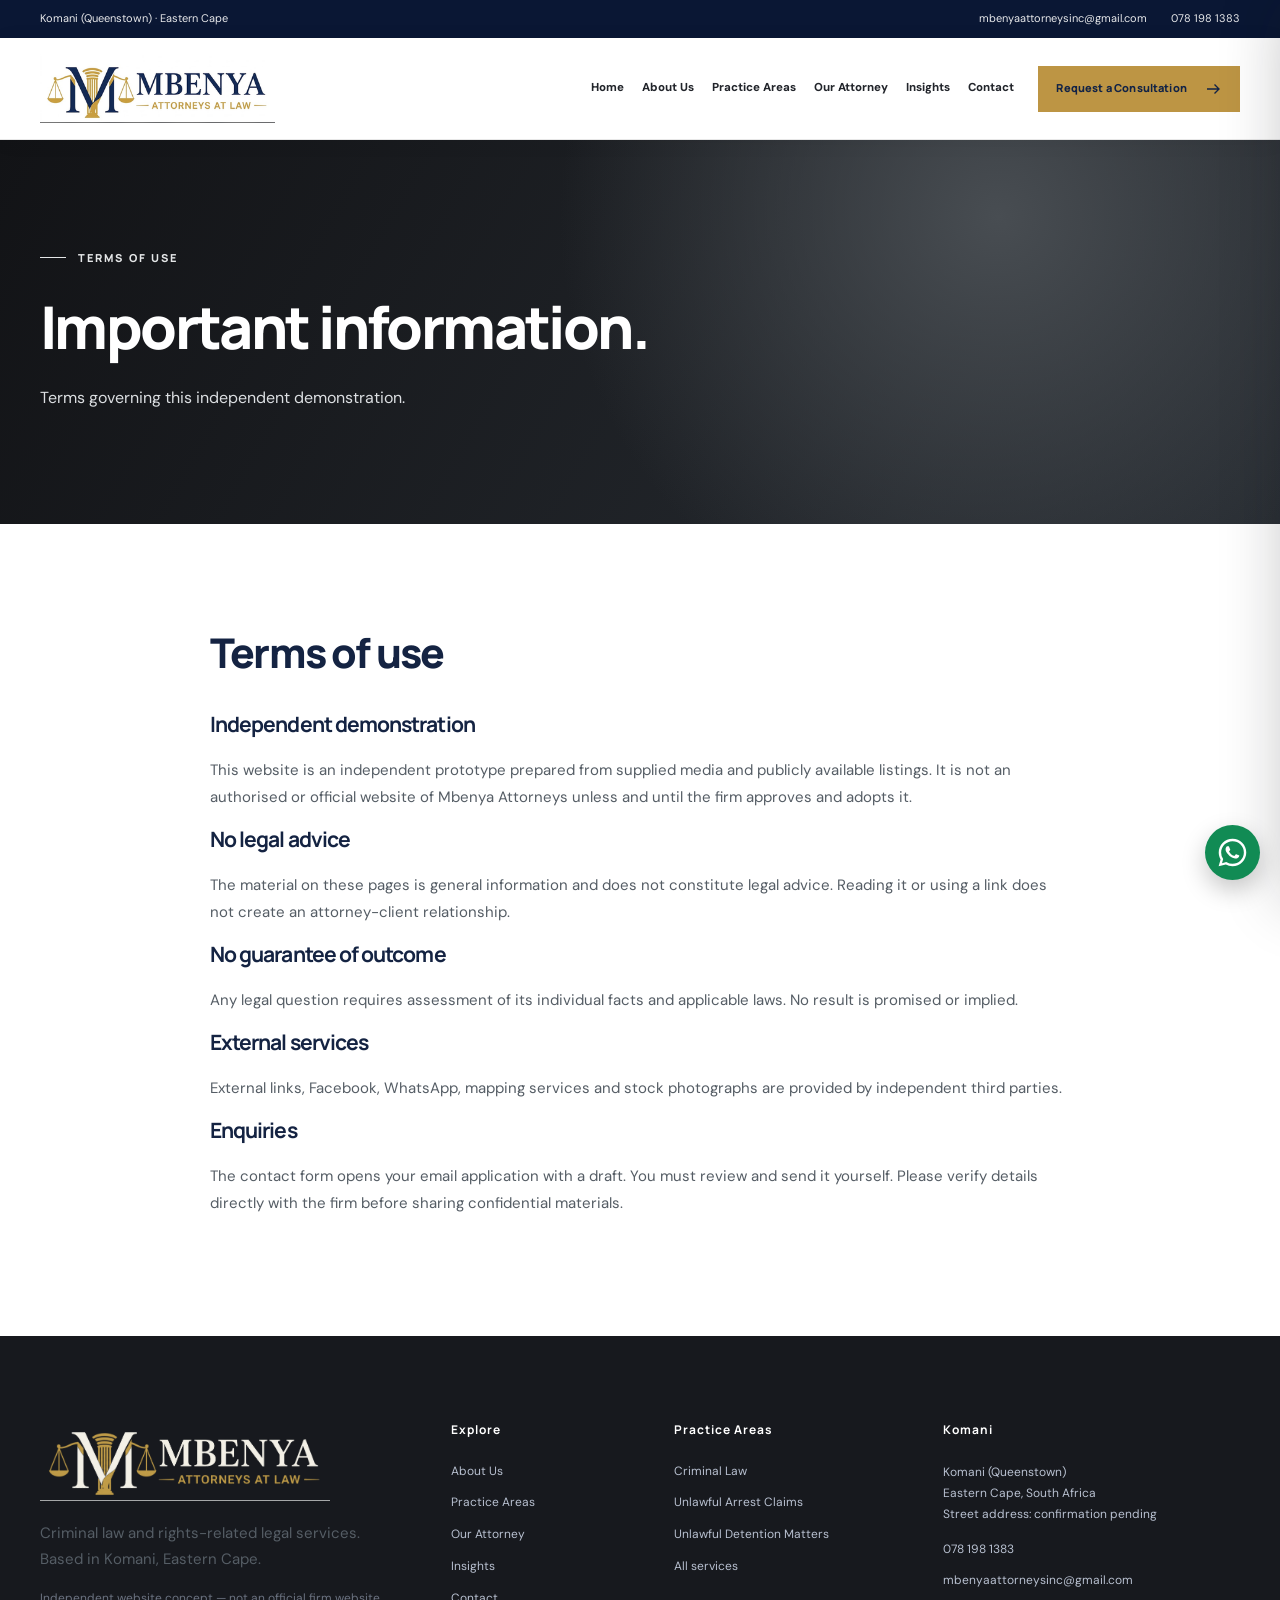
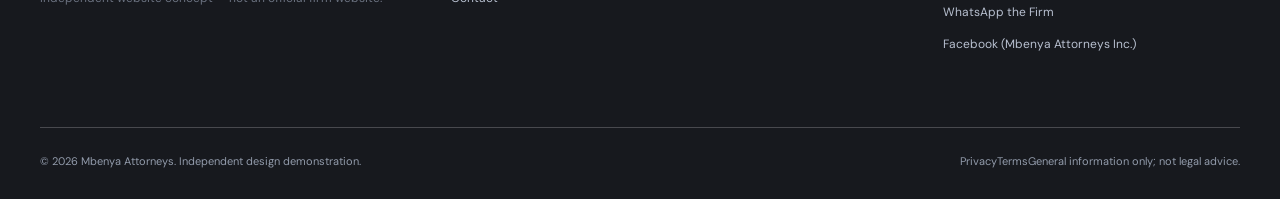
<file: terms/index.html>
<!doctype html><html lang="en-ZA"><head><meta charset="utf-8"><meta name="viewport" content="width=device-width,initial-scale=1"><meta name="theme-color" content="#10244a"><title>Terms of Use | Mbenya Attorneys Website Concept</title><meta name="description" content="Terms and legal notice for the independent Mbenya Attorneys website demonstration."><meta name="robots" content="noindex,nofollow,noarchive,max-image-preview:large"><link rel="icon" type="image/png" href="/assets/favicon.png"><link rel="preconnect" href="https://images.pexels.com"><link rel="preconnect" href="https://fonts.googleapis.com"><link rel="preconnect" href="https://fonts.gstatic.com" crossorigin><link rel="stylesheet" href="/assets/site.css"><script defer src="/assets/site.js"></script><link rel="canonical" href="https://mbenya-attorneys.vercel.app/terms/"><meta property="og:type" content="website"><meta property="og:site_name" content="Mbenya Attorneys"><meta property="og:locale" content="en_ZA"><meta property="og:title" content="Terms of Use | Mbenya Attorneys Website Concept"><meta property="og:description" content="Terms and legal notice for the independent Mbenya Attorneys website demonstration."><meta property="og:url" content="https://mbenya-attorneys.vercel.app/terms/"><meta property="og:image" content="https://mbenya-attorneys.vercel.app/assets/mbenya-share-preview-v7.jpg"><meta property="og:image:secure_url" content="https://mbenya-attorneys.vercel.app/assets/mbenya-share-preview-v7.jpg"><meta property="og:image:type" content="image/jpeg"><meta property="og:image:width" content="1200"><meta property="og:image:height" content="630"><meta property="og:image:alt" content="Mbenya Attorneys at Law logo alongside a portrait of the attorney"><meta name="twitter:card" content="summary_large_image"><meta name="twitter:title" content="Terms of Use | Mbenya Attorneys Website Concept"><meta name="twitter:description" content="Terms and legal notice for the independent Mbenya Attorneys website demonstration."><meta name="twitter:image" content="https://mbenya-attorneys.vercel.app/assets/mbenya-share-preview-v7.jpg"><meta name="twitter:image:alt" content="Mbenya Attorneys at Law logo alongside a portrait of the attorney"></head><body><a class="skip-link" href="#main">Skip to content</a><div class="topbar"><div class="container topbar-inner"><span class="topbar-address">Komani (Queenstown) · Eastern Cape</span><div class="topbar-links"><a href="mailto:mbenyaattorneysinc@gmail.com">mbenyaattorneysinc@gmail.com</a><a href="tel:+27781981383">078 198 1383</a></div></div></div><header class="nav-shell"><div class="container nav-inner"><a class="brand" href="/" aria-label="Mbenya Attorneys home"><img src="/assets/logo-header.png" width="235" height="69" alt="Mbenya Attorneys at Law official supplied logo"></a><nav class="nav-links" aria-label="Main navigation"><a class="nav-link " href="/" >Home</a><a class="nav-link " href="/about/" >About Us</a><a class="nav-link " href="/practice-areas/" >Practice Areas</a><a class="nav-link " href="/our-attorney/" >Our Attorney</a><a class="nav-link " href="/insights/" >Insights</a><a class="nav-link " href="/contact/" >Contact</a></nav><a class="btn btn-gold nav-cta" href="/contact/">Request a Consultation <svg aria-hidden="true" xmlns="http://www.w3.org/2000/svg" width="18" height="18" viewBox="0 0 24 24" fill="none" stroke="currentColor" stroke-width="1.8"><path d="M4 12h16m-6-6 6 6-6 6"/></svg></a><button type="button" class="menu-open" aria-label="Open navigation" aria-expanded="false" aria-controls="mobile-panel" data-mobile-open>☰</button></div></header><div class="mobile-backdrop" id="mobile-backdrop"></div><nav class="mobile-panel" id="mobile-panel" aria-label="Mobile navigation" aria-hidden="true" inert><div class="mobile-head"><img src="/assets/logo-header.png" alt="Mbenya Attorneys logo"><button type="button" data-mobile-close aria-label="Close navigation">×</button></div><div class="mobile-links"><a href="/">Home</a><a href="/about/">About Us</a><a href="/practice-areas/">Practice Areas</a><a href="/our-attorney/">Our Attorney</a><a href="/insights/">Insights</a><a href="/contact/">Contact</a></div><a class="btn btn-gold mobile-cta" href="/contact/">Contact the Firm <svg aria-hidden="true" xmlns="http://www.w3.org/2000/svg" width="18" height="18" viewBox="0 0 24 24" fill="none" stroke="currentColor" stroke-width="1.8"><path d="M4 12h16m-6-6 6 6-6 6"/></svg></a></nav><main id="main"><section class="page-hero"><div class="container"><span class="eyebrow eyebrow-light">TERMS OF USE</span><h1>Important information.</h1><p>Terms governing this independent demonstration.</p></div></section><section class="section"><div class="container" style="max-width:860px"><h2>Terms of use</h2><h3>Independent demonstration</h3><p>This website is an independent prototype prepared from supplied media and publicly available listings. It is not an authorised or official website of Mbenya Attorneys unless and until the firm approves and adopts it.</p><h3>No legal advice</h3><p>The material on these pages is general information and does not constitute legal advice. Reading it or using a link does not create an attorney-client relationship.</p><h3>No guarantee of outcome</h3><p>Any legal question requires assessment of its individual facts and applicable laws. No result is promised or implied.</p><h3>External services</h3><p>External links, Facebook, WhatsApp, mapping services and stock photographs are provided by independent third parties.</p><h3>Enquiries</h3><p>The contact form opens your email application with a draft. You must review and send it yourself. Please verify details directly with the firm before sharing confidential materials.</p></div></section></main><footer class="site-footer"><div class="container"><div class="footer-grid"><div><a class="footer-logo" href="/"><img src="/assets/logo-footer-transparent.png" alt="Mbenya Attorneys at Law logo" width="300" height="88" loading="lazy"></a><p>Criminal law and rights-related legal services. Based in Komani, Eastern Cape.</p><p class="demo-note">Independent website concept — not an official firm website.</p></div><div><h3>Explore</h3><div class="footer-links"><a href="/about/">About Us</a><a href="/practice-areas/">Practice Areas</a><a href="/our-attorney/">Our Attorney</a><a href="/insights/">Insights</a><a href="/contact/">Contact</a></div></div><div><h3>Practice Areas</h3><div class="footer-links"><a href="/practice-areas/#criminal">Criminal Law</a><a href="/practice-areas/#arrest">Unlawful Arrest Claims</a><a href="/practice-areas/#detention">Unlawful Detention Matters</a><a href="/practice-areas/">All services</a></div></div><div class="footer-location"><h3>Komani</h3><address>Komani (Queenstown)<br>Eastern Cape, South Africa<br>Street address: confirmation pending</address><div class="footer-links" style="margin-top:15px"><a href="tel:+27781981383">078 198 1383</a><a href="mailto:mbenyaattorneysinc@gmail.com">mbenyaattorneysinc@gmail.com</a><a href="https://wa.me/27781981383" target="_blank" rel="noopener noreferrer">WhatsApp the Firm</a><a href="https://www.facebook.com/ModiAttorneys/" target="_blank" rel="noopener noreferrer">Facebook (Mbenya Attorneys Inc.)</a></div></div></div><div class="footer-bottom"><span>© 2026 Mbenya Attorneys. Independent design demonstration.</span><span class="footer-legal"><a href="/privacy/">Privacy</a><a href="/terms/">Terms</a><span>General information only; not legal advice.</span></span></div></div></footer><a class="floating-whatsapp" href="https://wa.me/27781981383?text=Hello%20Mbenya%20Attorneys%2C%20I%20would%20like%20to%20enquire%20about%20legal%20services." target="_blank" rel="noopener noreferrer" title="WhatsApp Mbenya Attorneys" aria-label="Contact Mbenya Attorneys on WhatsApp"><svg viewBox="0 0 32 32" aria-hidden="true" xmlns="http://www.w3.org/2000/svg"><path fill="currentColor" d="M16 .8C7.61.8.8 7.59.8 15.98c0 2.69.7 5.31 2.03 7.62L.7 31.3l7.91-2.08a15.15 15.15 0 0 0 7.37 1.88h.01c8.38 0 15.2-6.82 15.2-15.2 0-4.06-1.58-7.88-4.46-10.76A15.07 15.07 0 0 0 16 .8Zm0 27.73a12.54 12.54 0 0 1-6.39-1.75l-.46-.27-4.7 1.23 1.25-4.58-.3-.47a12.5 12.5 0 0 1-1.93-6.7C3.47 9.08 9.08 3.47 16 3.47a12.45 12.45 0 0 1 8.87 3.68 12.48 12.48 0 0 1 3.67 8.86c0 6.91-5.62 12.52-12.54 12.52Zm6.88-9.38c-.38-.19-2.23-1.1-2.58-1.23-.34-.13-.59-.19-.84.19s-.96 1.23-1.18 1.49-.44.29-.82.1a10.32 10.32 0 0 1-3.04-1.88 11.39 11.39 0 0 1-2.1-2.61c-.22-.38-.02-.58.16-.77.17-.17.38-.44.57-.66s.25-.38.38-.63.06-.47-.03-.66c-.1-.19-.85-2.04-1.16-2.8-.3-.74-.61-.64-.84-.65l-.71-.01c-.25 0-.66.1-1.01.47-.34.38-1.32 1.29-1.32 3.13s1.35 3.62 1.53 3.87a14.37 14.37 0 0 0 5.51 4.89c1.03.45 1.84.72 2.48.93 1.04.33 1.98.29 2.72.18.83-.13 2.23-.91 2.55-1.79.31-.88.31-1.64.22-1.8-.09-.16-.34-.25-.72-.44Z"/></svg><span class="whatsapp-tooltip" aria-hidden="true">WhatsApp Us</span></a><button type="button" class="scroll-top" title="Back to top" aria-label="Back to top">↑</button></body></html>
</file>
<file: assets/site.css>
@import url('https://fonts.googleapis.com/css2?family=DM+Sans:wght@400;500;600;700&family=Manrope:wght@400;500;600;700;800&display=swap');
:root{--navy:#181b20;--navy-deep:#101216;--navy-soft:#30343c;--gold:#505863;--gold-light:#e2e5e8;--red:#25282d;--ink:#171b21;--body:#58616d;--line:#e7e9ec;--cream:#f5f6f7;--white:#fff;--shadow:0 24px 65px rgba(10,13,18,.14)}
*,*::before,*::after{box-sizing:border-box}html{scroll-behavior:smooth;scroll-padding-top:110px}body{margin:0;background:#fff;color:var(--ink);font:400 15px/1.78 'DM Sans',Arial,sans-serif;-webkit-font-smoothing:antialiased}body.nav-open{overflow:hidden}img{max-width:100%;display:block}button,input,textarea,select{font:inherit}button{cursor:pointer}a{color:inherit;text-decoration:none}::selection{background:#e0e3e6;color:#1a1c20}:focus-visible{outline:3px solid #525862;outline-offset:4px}.container{width:min(100% - 72px,1200px);margin-inline:auto}.skip-link{position:absolute;top:-100px;left:10px;z-index:1000;color:#fff;background:var(--navy);padding:9px 17px}.skip-link:focus{top:8px}h1,h2,h3,h4,p{margin-top:0}h1,h2,h3{font-family:Manrope,Arial,sans-serif;letter-spacing:-.044em;line-height:1.2}h1{font-size:clamp(44px,5.1vw,74px);font-weight:800}h2{font-size:clamp(30px,3.2vw,48px);font-weight:800}h3{font-size:clamp(17px,1.65vw,23px)}p{color:var(--body)}.centered{text-align:center}.section{padding:104px 0}.cream{background:var(--cream)}.section-heading{margin-bottom:42px;max-width:770px}.section-heading.centered{margin-inline:auto}.section-heading h2{margin:15px 0 15px}.section-heading p{margin:0;font-size:16px;line-height:1.78}.eyebrow{display:inline-flex;align-items:center;gap:12px;color:var(--gold);font-size:11px;font-family:Manrope,Arial,sans-serif;font-weight:800;letter-spacing:2.1px;text-transform:uppercase;line-height:1.55}.eyebrow::before{content:"";width:26px;flex:0 0 26px;height:1px;background:currentColor}.eyebrow-light{color:var(--gold-light)}.accent-line{width:57px;height:3px;background:var(--gold);margin:24px 0}.btn{display:inline-flex;align-items:center;justify-content:center;gap:17px;padding:14px 23px;min-height:49px;font-size:12px;font-weight:800;letter-spacing:.015em;font-family:Manrope,Arial,sans-serif;line-height:1.3;text-align:center;border:1px solid transparent;transition:background .2s,transform .2s,border-color .2s;white-space:normal}.btn:hover{transform:translateY(-2px)}.btn svg{flex:none}.btn-gold{background:#20252c;border-color:#20252c;color:#fff}.btn-gold:hover{background:#171b20;border-color:#171b20;color:#fff}.btn-navy{color:#fff;background:var(--navy);border-color:var(--navy)}.btn-navy:hover{background:#343943}.btn-outline{border-color:#fff9;color:#fff;background:#ffffff08}.btn-outline:hover{background:#ffffff1d}.text-link{display:inline-flex;align-items:center;gap:13px;color:#22252b;font-size:12px;font-weight:800;font-family:Manrope,Arial,sans-serif;border-bottom:1px solid var(--gold);padding-bottom:6px}.text-link:hover{color:#20252c}.text-link svg{width:16px}.section-action{margin-top:38px}
/* Reference site navigation: restrained utility bar, white main navigation */
.topbar{background:#101215;color:#e0e2ea;font-size:11px}.topbar-inner{min-height:38px;display:flex;justify-content:space-between;align-items:center;gap:18px}.topbar-address,.topbar-links,.topbar-links a{display:inline-flex;align-items:center;gap:7px}.topbar svg{height:15px;width:15px;color:#c8ccd1}.topbar-links{gap:24px}.topbar-links a:hover{color:#c8ccd1}.nav-shell{position:sticky;top:0;background:#fff;z-index:80;box-shadow:0 2px 20px #181b200e}.nav-inner{min-height:101px;display:flex;align-items:center;gap:24px}.brand{display:flex;align-items:center;flex:0 0 260px;width:260px}.brand img{width:260px;height:auto;max-height:80px;object-fit:contain}.nav-links{display:flex;gap:18px;margin-left:auto;align-items:center}.nav-link{font-size:11.5px;font-weight:800;color:#22252b;white-space:nowrap;position:relative;padding:12px 0}.nav-link::after{content:"";position:absolute;bottom:6px;left:0;right:100%;height:2px;background:var(--gold);transition:right .2s}.nav-link.active::after,.nav-link:hover::after{right:0}.nav-link.active{color:#20252c}.nav-cta{padding:13px 17px;min-height:44px;white-space:nowrap;font-size:11px}.menu-open{display:none;background:transparent;border:1px solid #e3e3e3;color:var(--navy);width:44px;height:44px;align-items:center;justify-content:center;margin-left:auto}.mobile-backdrop{position:fixed;inset:0;background:#101215b3;z-index:85;visibility:hidden;opacity:0;transition:opacity .2s,visibility .2s}.mobile-backdrop.visible{opacity:1;visibility:visible}.mobile-panel{position:fixed;right:0;top:0;bottom:0;z-index:90;display:block;width:min(89vw,380px);padding:24px;background:white;overflow-y:auto;transform:translateX(105%);box-shadow:-15px 0 60px #1012153d;transition:transform .23s}.mobile-panel.open{transform:translateX(0)}.mobile-head{display:flex;align-items:center;justify-content:space-between;gap:12px;padding-bottom:25px;border-bottom:1px solid var(--line)}.mobile-head img{width:175px;height:auto}.mobile-head button{background:#eff0f2;border:0;color:var(--navy);font-size:26px;line-height:1;width:39px;height:39px}.mobile-links{display:flex;flex-direction:column;margin:14px 0 27px}.mobile-links a{padding:13px 3px;border-bottom:1px solid #efeee9;font-size:14px;font-weight:700}.mobile-cta{width:100%}
/* Full-bleed image, overlaid text: matches original Were reference hero */
.hero{min-height:665px;background:#111318;color:#fff;position:relative;isolation:isolate;display:flex;align-items:center;overflow:hidden}.hero::before{content:"";position:absolute;z-index:-2;inset:0;background-image:linear-gradient(90deg,rgba(5,14,32,.98) 0%,rgba(6,16,36,.94) 31%,rgba(7,19,41,.79) 57%,rgba(5,14,31,.15) 100%),var(--hero-image);background-position:center;background-size:cover}.hero::after{content:"";position:absolute;z-index:-1;inset:0;background:linear-gradient(0deg,rgba(4,12,30,.39),transparent 24%)}.hero-inner{width:min(100% - 72px,1200px);padding:88px 0 119px}.hero-copy{max-width:725px}.hero h1{color:#fff;margin:24px 0 27px;line-height:1.15}.hero h1 em{color:var(--gold-light);font-style:normal}.hero-copy p{color:#d8dade;max-width:570px;font-size:16px;line-height:1.85}.hero-actions{display:flex;gap:14px;flex-wrap:wrap;margin-top:34px}.hero-bottom{position:absolute;left:0;right:0;bottom:0;color:#e8eaf0;border-top:1px solid #fff3}.hero-bottom-inner{min-height:60px;display:flex;align-items:center;justify-content:space-between;gap:20px}.hero-notes{display:flex;align-items:center;gap:28px;font-size:11px}.hero-notes span{display:flex;align-items:center;gap:9px}.hero-notes span::before{content:"";height:6px;width:6px;background:var(--gold-light);border-radius:50%}.scroll-cue{font-weight:700;letter-spacing:1.4px;font-size:10px;white-space:nowrap}
/* Reference intro portrait treatment */
.intro-grid{display:grid;grid-template-columns:minmax(0,1fr) minmax(0,1fr);gap:90px;align-items:center}.intro-picture{position:relative;min-width:0}.intro-picture>img{width:100%;height:auto;aspect-ratio:1/1;object-fit:cover;object-position:center 18%;box-shadow:var(--shadow)}.intro-picture::before{content:"";position:absolute;border-top:9px solid #e9ebed;border-left:9px solid #e9ebed;left:-25px;top:-24px;height:105px;width:105px;pointer-events:none;z-index:1}.picture-stamp{position:absolute;right:-22px;bottom:-22px;background:var(--navy);padding:23px 27px;color:white;box-shadow:var(--shadow);display:flex;flex-direction:column;line-height:1.3;min-width:164px}.picture-stamp small{font-size:10px;color:var(--gold-light);letter-spacing:2px;font-weight:700}.picture-stamp strong{font:800 30px Manrope,Arial,sans-serif;margin:5px 0}.picture-stamp span{font-size:10px;color:#e5e6e7}.intro-copy h2{margin:18px 0 0}.intro-copy h3{color:var(--navy);margin-bottom:14px}.intro-copy p{line-height:1.85;margin-bottom:16px}.intro-copy blockquote{font:600 16px/1.7 Manrope,Arial,sans-serif;border-left:3px solid var(--gold);padding:12px 0 12px 23px;margin:25px 0;color:#222832}
/* Image-led practice cards: no image stretching */
.practice-grid{display:grid;grid-template-columns:repeat(3,minmax(0,1fr));gap:23px}.practice-card{height:340px;min-width:0;overflow:hidden;position:relative;background:#23262b;display:block;color:#fff}.practice-card>img{position:absolute;inset:0;width:100%;height:100%;object-fit:cover;object-position:center;transition:transform .35s ease}.practice-card:hover>img{transform:scale(1.055)}.practice-shade{position:absolute;inset:0;background:linear-gradient(180deg,#1012150a 15%,#101215d5 70%,#101215ee 100%)}.practice-card-text{position:absolute;bottom:0;left:0;right:0;padding:27px 27px 25px}.card-number{font-size:10px;letter-spacing:2.2px;color:var(--gold-light);font-weight:700}.practice-card h3{font-size:19px;color:white;margin:9px 0 7px}.practice-card p{font-size:12px;line-height:1.5;color:#e3e8f0;max-width:285px;margin-bottom:0}.card-arrow{position:absolute;bottom:27px;right:24px}.card-arrow svg{width:19px;height:19px;color:#c8ccd1}
.purpose-grid{display:grid;grid-template-columns:1fr 1.08fr;gap:95px;align-items:start}.purpose-grid h2{margin:18px 0 23px}.purpose-grid>div>p{font-size:16px;max-width:440px}.value-grid{display:grid;grid-template-columns:1fr 1fr;gap:32px 40px}.value-grid>div{border-top:1px solid var(--line);padding-top:16px}.value-grid span,.three-values span{font-size:12px;color:var(--gold);font-weight:800;letter-spacing:2px}.value-grid h3{margin:10px 0 8px;font-size:17px}.value-grid p{font-size:13px;line-height:1.7}.two-column{display:grid;grid-template-columns:minmax(0,1fr) minmax(0,1fr);gap:80px;align-items:center}.two-column>div{min-width:0}.two-column h2{margin:17px 0 23px}.two-column p{font-size:15px;line-height:1.9}.two-column .btn{margin-top:15px}.section-navy{background:var(--navy);color:#fff}.section-navy h2{color:#fff}.section-navy p{color:#d4dce9}.decorative-photo,.picture-frame{width:100%;overflow:hidden}.decorative-photo img{width:100%;height:auto;aspect-ratio:6/4;object-fit:cover}.picture-frame img{width:100%;height:auto;aspect-ratio:1.19/1;object-fit:cover}.insight-grid{display:grid;grid-template-columns:repeat(3,minmax(0,1fr));gap:25px}.insight-card{min-width:0;border:1px solid #e7e5e0;background:white;padding:26px}.insight-image{display:block;overflow:hidden;background:#e4e4e0}.insight-image img{width:100%;height:auto;aspect-ratio:4/3;object-fit:cover;object-position:center;transition:transform .3s}.insight-image:hover img{transform:scale(1.04)}.insight-copy{padding-top:17px}.overline{font-family:Manrope,Arial,sans-serif;font-size:10px;letter-spacing:1.8px;color:#20252c;font-weight:800}.insight-copy h3{font-size:20px;margin:23px 0 12px;line-height:1.35}.insight-copy h3 a:hover{color:#171b20}.insight-copy p{font-size:13px;line-height:1.8;min-height:53px}.insight-copy .text-link{margin-top:9px}
/* Inner pages */
.page-hero{background:radial-gradient(circle at 83% 32%,#31353b 0%,transparent 42%),linear-gradient(120deg,#181b20,#222830);color:white;padding:100px 0 95px}.page-hero h1{max-width:830px;font-size:clamp(40px,4.6vw,64px);margin:25px 0 22px}.page-hero p{color:#cdd5e3;max-width:630px;font-size:16px}.three-values{display:grid;grid-template-columns:repeat(3,minmax(0,1fr));gap:24px}.three-values article{background:#fff;padding:32px;min-width:0;border:1px solid var(--line)}.three-values h3{margin:15px 0 10px}.three-values p{font-size:13px}.reverse{direction:rtl}.reverse>*{direction:ltr}.jump-chips{display:flex;gap:12px;flex-wrap:wrap;justify-content:center;margin-top:35px}.jump-chips a{border:1px solid #DED6DA;color:#242b34;font-size:12px;font-weight:700;padding:8px 13px}.jump-chips a:hover{background:var(--navy);color:white}.practice-detail{padding:85px 0;scroll-margin-top:115px}.detail-grid{display:grid;grid-template-columns:minmax(0,1fr) minmax(0,1fr);align-items:center;gap:80px}.detail-grid.reverse{direction:rtl}.detail-grid.reverse>*{direction:ltr}.detail-photo img{width:100%;height:auto;aspect-ratio:5/4;object-fit:cover;object-position:center}.detail-copy h2{margin:16px 0 15px}.detail-copy h3{font-size:18px;font-weight:700;letter-spacing:-.018em;margin-bottom:16px;color:#343b44}.detail-copy>p{line-height:1.8}.detail-topics{font-size:12px;font-weight:700;color:#3a3c40;border-left:3px solid var(--gold);padding-left:17px;margin:25px 0!important}.profile-layout{display:grid;grid-template-columns:.9fr 1.1fr;gap:88px;align-items:center}.profile-photo{position:relative}.profile-photo>img{width:100%;height:auto;aspect-ratio:1/1;object-fit:cover;box-shadow:var(--shadow)}.profile-body h2{margin:18px 0 6px}.profile-role{font-weight:800;font-size:11px;letter-spacing:1.4px;color:#20252c}.profile-body p{line-height:1.85}.team-grid{display:grid;grid-template-columns:repeat(3,minmax(0,1fr));gap:24px}.team-grid article{text-align:center;background:#fff;border:1px solid var(--line);padding:35px 22px}.initials{margin:0 auto 19px;border-radius:50%;width:79px;height:79px;background:#e4edf8;color:#20262f;display:grid;place-items:center;font:800 24px Manrope,Arial,sans-serif}.team-grid article:nth-child(2) .initials{background:#F9E5EA;color:#20252c}.team-grid article:nth-child(3) .initials{background:#f6e1e5;color:#2f3237}.team-grid h3{margin:0;font-size:18px}.team-grid span{font-size:11px;text-transform:uppercase;letter-spacing:1.4px;color:#50535a}.guide-article{padding:42px 46px;background:#fff;margin:0 auto 25px;scroll-margin-top:120px;max-width:900px}.guide-article h2{font-size:30px;margin:13px 0 24px}.guide-article p{line-height:1.9}.contact-grid{display:grid;grid-template-columns:.85fr 1.15fr;gap:75px;align-items:start}.contact-copy h2{margin:17px 0 19px}.contact-copy p{margin-bottom:30px}.contact-line{display:flex;gap:16px;border-top:1px solid var(--line);padding:18px 0;align-items:flex-start}.contact-line>svg{color:#20252c;flex:none;margin-top:5px}.contact-line>div{display:flex;flex-direction:column;gap:4px;min-width:0}.contact-line strong{font-size:12px;text-transform:uppercase;letter-spacing:.8px}.contact-line a,.contact-line span{font-size:14px;overflow-wrap:anywhere}.contact-line a:hover{color:#20252c}.contact-form-shell{background:var(--cream);border:1px solid #dfe9e5;padding:35px}.contact-form-shell h3{font-size:26px;margin-bottom:6px}.contact-form-shell>p{font-size:13px}.contact-form-shell form{margin-top:22px}.contact-form-shell label{display:flex;flex-direction:column;font-size:12px;font-weight:700;gap:6px;margin-bottom:16px}.contact-form-shell input,.contact-form-shell select,.contact-form-shell textarea{border:1px solid #dcdedb;background:white;min-width:0;width:100%;padding:12px 13px;outline:none;border-radius:0;color:var(--ink)}.contact-form-shell textarea{resize:vertical}.contact-form-shell input:focus,.contact-form-shell textarea:focus,.contact-form-shell select:focus{border-color:var(--gold);box-shadow:0 0 0 2px #20252c22}.form-grid{display:grid;grid-template-columns:repeat(2,minmax(0,1fr));gap:15px}.honeypot{position:absolute;width:1px;height:1px;overflow:hidden;opacity:0;pointer-events:none}.contact-form-shell #form-status{font-size:12px;margin-top:14px;color:#555b65}.office-grid{display:grid;grid-template-columns:repeat(2,minmax(0,1fr));gap:25px}.office-card{background:#fff;border:1px solid var(--line);padding:36px;min-width:0}.office-card h3{margin:17px 0}.office-card p{display:flex;align-items:flex-start;gap:10px;font-size:14px;min-height:75px}.office-card p svg{flex:0 0 18px;margin-top:4px}.legal-copy{max-width:850px}.legal-copy h2{margin-bottom:28px}.legal-copy h3{margin-top:30px}.legal-copy a{color:#20252c;text-decoration:underline}
/* Footer and the lone circular floating contact control */
.closing{background:#101216;color:white;padding:65px 0}.closing-inner{display:flex;gap:30px;align-items:center;justify-content:space-between}.closing h2{font-size:clamp(28px,3vw,40px);margin:15px 0 10px;color:white}.closing p{color:#ccd4e3;margin:0}.closing .btn{flex:none}.site-footer{background:#222a31;color:#d1d7e1;padding:80px 0 0}.footer-grid{display:grid;grid-template-columns:1.4fr .67fr .85fr 1.15fr;gap:50px;padding-bottom:72px}.footer-logo{max-width:300px;display:block;margin-bottom:19px;background:transparent!important;border:none!important;padding:0!important}.footer-logo img{width:100%;height:auto;object-fit:contain;background:transparent}.footer-about p{font-size:13px;color:#b5bdcc;max-width:280px}.site-footer h3{font:700 12px Manrope,Arial,sans-serif;letter-spacing:1px;color:white;margin:5px 0 24px}.footer-links{display:flex;flex-direction:column;gap:12px}.footer-links a{color:#b8c0d0;font-size:12px;line-height:1.65}.footer-links a:hover,.footer-bottom a:hover{color:var(--gold-light)}.site-footer address{font-style:normal;font-size:12px;color:#b8c0d0;line-height:1.75}.site-footer address strong{color:#fff}.footer-contact{margin-top:20px}.footer-bottom{padding:24px 0 28px;display:flex;justify-content:space-between;align-items:center;gap:20px;border-top:1px solid #ffffff27;color:#929bab;font-size:11px}.footer-bottom>div{display:flex;align-items:center;gap:17px;flex-wrap:wrap}.floating-contact{position:fixed;right:23px;bottom:23px;z-index:60;display:grid;place-items:center;background:#118b54;color:#fff;border-radius:50%;width:50px;height:50px;box-shadow:0 10px 25px #0003;transition:transform .2s}.floating-contact:hover{transform:translateY(-4px)}.floating-contact svg{width:26px;height:26px}.whatsapp-tooltip{position:absolute;right:69px;white-space:nowrap;border-radius:5px;background:#232a31;color:white;padding:8px 10px;font-size:11px;font-weight:700;opacity:0;visibility:hidden;transition:opacity .2s;pointer-events:none}.floating-contact:hover .whatsapp-tooltip,.floating-contact:focus-visible .whatsapp-tooltip{opacity:1;visibility:visible}.scroll-top{position:fixed;right:27px;bottom:84px;z-index:55;border:1px solid #ECE3E6;background:#fff;color:var(--navy);width:40px;height:40px;display:none;place-items:center;box-shadow:0 6px 25px #0002}.scroll-top.show{display:grid}
@media(max-width:1200px){.nav-inner{gap:15px}.brand,.brand img{width:220px;flex-basis:220px}.nav-links{gap:13px}.nav-cta{padding:12px}.intro-grid{gap:55px}.footer-grid{gap:29px}}
@media(max-width:1050px){.nav-links,.nav-cta{display:none}.menu-open{display:flex}.nav-inner{min-height:76px}.brand,.brand img{width:228px;flex-basis:228px}.footer-grid{grid-template-columns:1.2fr 1fr 1fr;gap:35px}.footer-grid>div:last-child{grid-column:1/-1;display:grid;grid-template-columns:1fr 1fr;gap:15px}.footer-grid>div:last-child h3{grid-column:1/-1;margin-bottom:0}.footer-contact{margin:0}.intro-grid,.two-column,.detail-grid{gap:45px}.contact-grid{gap:35px}}
@media(max-width:850px){.container{width:min(100% - 46px,1200px)}.section{padding:78px 0}.hero-inner{width:min(100% - 46px,1200px);padding:84px 0 105px}.hero{min-height:610px}.hero-bottom-inner{min-height:65px}.scroll-cue{display:none}.hero-notes{flex-wrap:wrap;gap:6px 20px}.intro-grid,.two-column,.purpose-grid,.profile-layout,.contact-grid{grid-template-columns:1fr;gap:45px}.intro-picture{max-width:510px}.intro-picture>img{max-height:540px}.purpose-grid{gap:25px}.practice-grid{grid-template-columns:repeat(2,minmax(0,1fr))}.insight-grid{grid-template-columns:repeat(2,minmax(0,1fr))}.insight-card:last-child{grid-column:1/-1;max-width:470px;margin-inline:auto}.detail-grid{grid-template-columns:1fr;gap:30px}.detail-grid.reverse{direction:ltr}.detail-photo img{max-height:420px}.profile-photo{max-width:500px}.reverse{direction:ltr}.three-values{grid-template-columns:1fr 1fr}.office-grid{grid-template-columns:1fr}.office-card p{min-height:0}.page-hero{padding:80px 0}.closing-inner{align-items:flex-start;flex-direction:column}.footer-grid{grid-template-columns:1fr 1fr}.footer-grid>div:last-child{grid-column:auto;display:block}.footer-grid>div:last-child h3{margin-bottom:20px}.footer-contact{margin-top:19px}}
@media(max-width:600px){.container{width:min(100% - 36px,1200px)}h1{font-size:clamp(38px,10vw,53px)}h2{font-size:clamp(28px,7vw,39px)}.topbar{display:none}.nav-inner{min-height:70px}.brand,.brand img{width:205px;flex-basis:205px}.hero{min-height:610px}.hero::before{background-image:linear-gradient(90deg,rgba(5,14,32,.96),rgba(6,16,36,.89) 48%,rgba(7,19,41,.58)),var(--hero-image);background-position:60% center}.hero-inner{width:min(100% - 36px,1200px);padding:66px 0 160px}.hero h1{margin:18px 0 19px}.hero-copy p{font-size:14px;line-height:1.8}.hero-actions{gap:11px}.hero-actions .btn{font-size:11px;width:100%;max-width:300px}.hero-notes{font-size:10px;gap:9px 14px}.hero-bottom-inner{min-height:87px}.intro-grid{gap:48px}.intro-picture::before{left:-12px;top:-14px;height:70px;width:70px;border-width:6px}.picture-stamp{right:0;bottom:-21px;padding:15px 20px;min-width:130px}.picture-stamp strong{font-size:25px}.section{padding:68px 0}.section-heading{margin-bottom:30px}.practice-grid,.insight-grid,.three-values,.team-grid{grid-template-columns:1fr;gap:15px}.practice-card{height:315px}.insight-card{padding:19px}.insight-card:last-child{max-width:none;grid-column:auto}.insight-image img{aspect-ratio:4/3}.insight-copy h3{font-size:19px;margin-top:16px}.insight-copy p{min-height:0}.value-grid{gap:20px}.detail-grid{gap:23px}.practice-detail{padding:65px 0}.detail-photo img{aspect-ratio:1.15/1}.page-hero{padding:70px 0}.page-hero h1{font-size:clamp(36px,9vw,52px)}.profile-photo{max-width:100%}.form-grid{grid-template-columns:1fr;gap:0}.contact-form-shell{padding:22px}.guide-article{padding:26px 22px}.guide-article h2{font-size:25px}.closing{padding:54px 0}.footer-grid{grid-template-columns:1fr 1fr;gap:30px 22px;padding-bottom:40px}.footer-about{grid-column:1/-1}.footer-grid>div:last-child{grid-column:1/-1}.footer-bottom{flex-direction:column;align-items:start}.floating-contact{width:60px;height:60px;right:15px;bottom:15px}.floating-contact svg{width:31px;height:31px}.scroll-top{right:23px;bottom:88px}.whatsapp-tooltip{display:none}}
@media(max-width:390px){.brand,.brand img{width:183px;flex-basis:183px}.container{width:min(100% - 30px,1200px)}.hero-actions .btn{max-width:none}.value-grid{grid-template-columns:1fr}.nav-inner{gap:10px}.footer-grid{grid-template-columns:1fr}.footer-about,.footer-grid>div:last-child{grid-column:auto}.practice-card{height:296px}}
@media(prefers-reduced-motion:reduce){html{scroll-behavior:auto}*,*::before,*::after{transition-duration:0s!important;animation-duration:0s!important}}

/* Macharia Waithaka: logo-derived turquoise, burgundy and antique-gold accents */
:root{--navy:#181b20;--navy-deep:#242a2c;--navy-soft:#3e454b;--gold:#5b6067;--gold-light:#d9dde0;--red:#4b4e55;--ink:#2d3438;--cream:#f5f8f6}
.btn-gold{background:#6c737b;border-color:#6c737b;color:#fff}.btn-gold:hover{background:#717780;border-color:#717780}
.nav-link.active,.text-link{color:#474e54}.nav-link::after,.accent-line,.hero-notes span::before{background:#a9aeb4}
.hero em{color:#e9ebee}.eyebrow{color:#5b6067}.eyebrow-light{color:#e0e4e8}
.intro-picture::before{border-color:#c9dcd5}.picture-stamp{background:#282f33}
.nav-shell{border-bottom:1px solid #d8e5dd}.site-footer{background:#20292e}.footer-bottom{border-color:#51575d}
.footer-logo img{max-height:130px;object-fit:contain;object-position:left}
.floating-whatsapp{position:fixed;right:23px;bottom:23px;z-index:60;width:50px;height:50px;background:#118b54;border-radius:50%;display:grid;place-items:center;box-shadow:0 10px 25px rgba(0,0,0,.20);transition:transform .2s ease;color:#fff}
.floating-whatsapp:hover{transform:translateY(-4px)}.floating-whatsapp svg{width:26px;height:26px;color:#fff}
.floating-whatsapp .whatsapp-tooltip{right:74px;white-space:nowrap}
@media(max-width:600px){.floating-whatsapp{width:60px;height:60px;right:15px;bottom:15px}.floating-whatsapp svg{width:33px;height:33px}.scroll-top{bottom:90px}}
/* Keep images proportional: never distort the portraits or photographic cards */
.intro-picture>img,.profile-photo>img,.detail-photo img,.insight-image img,.decorative-photo img,.picture-frame img{width:100%;height:auto;object-fit:cover}
.practice-card>img{width:100%;height:100%;object-fit:cover}
.brand{flex-basis:285px;width:285px}.brand img{max-width:285px;width:100%;max-height:78px;object-fit:contain;object-position:left}
.mobile-head img{width:235px;max-height:90px;object-fit:contain}
@media(max-width:1180px){.brand{flex-basis:235px;width:235px}.brand img{max-width:235px}}
@media(max-width:950px){.brand{flex-basis:260px;width:260px}.brand img{max-width:260px}}
@media(max-width:420px){.brand{flex-basis:210px;width:210px}.brand img{max-width:210px}.hero-notes span:nth-child(n+2){display:none}}
@media(prefers-reduced-motion:reduce){.floating-whatsapp{transition:none}}

/* Layout-specific components and phone/tablet safeguards */
.values-grid{display:grid;grid-template-columns:repeat(2,minmax(0,1fr));gap:24px}
.values-grid>div{border-top:1px solid #d7e5df;padding:25px 0 5px;min-width:0}
.values-grid strong{display:block;font:800 13px Manrope,Arial,sans-serif;color:#b8bcc0;margin-bottom:9px}
.values-grid h3{font-size:19px;margin:0 0 10px}.values-grid p{font-size:14px}
.service-pills{display:grid;grid-template-columns:repeat(2,minmax(0,1fr));gap:14px}
.service-pills a{display:flex;align-items:center;justify-content:space-between;gap:14px;border:1px solid #d5e7df;background:#fff;padding:19px 22px;font-size:14px;font-weight:700;color:#2c3036;transition:border-color .2s}
.service-pills a:hover{border-color:#5b6067}.service-pills svg{flex-shrink:0;color:#5b6067}
.contact-layout{display:grid;grid-template-columns:minmax(0,1fr) minmax(0,1fr);gap:74px;align-items:start}
.contact-copy h2{margin:16px 0 18px}.contact-copy>p{max-width:495px}
.contact-details{display:grid;gap:19px;margin:32px 0}.contact-details>div{border-bottom:1px solid #e1e8e4;padding-bottom:17px;display:grid;gap:6px}
.contact-details strong{display:block;color:#2c3036;font-size:12px;letter-spacing:.4px}
.contact-details a{font-size:17px;font-weight:700;color:#5b6067;overflow-wrap:anywhere}
.contact-details span{color:#5c6473;overflow-wrap:anywhere}
.form-note{font-size:12px;margin-top:14px}
@media(max-width:950px){.contact-layout{grid-template-columns:1fr;gap:45px}}
@media(max-width:760px){.values-grid,.service-pills{grid-template-columns:1fr}.contact-form-shell{padding:25px 20px}}
@media(max-width:600px){.contact-copy h2{font-size:clamp(27px,8vw,40px)}.values-grid{gap:12px}.service-pills a{font-size:13px;padding:16px}.contact-details a{font-size:16px}}

/* Uploaded clearer portraits (2026-10-12). Use natural aspect-ratio scaling and crop, never distort. */
.intro-picture>img{object-fit:cover;object-position:center 24%;}
.profile-photo>img{object-fit:cover;object-position:center 39%;}

/* J Motseo Inc. monochrome brand refinements */
.topbar{background:#111318}.topbar svg{color:#c5c9cd}
.btn-gold{background:#16191e;border-color:#16191e;color:#fff}.btn-gold:hover{background:#3b424b;border-color:#3b424b}
.hero .btn-gold{background:#f4f5f6;color:#111317;border-color:#f4f5f6}.hero .btn-gold:hover{background:#d7dbdf;border-color:#d7dbdf}
.hero::before{background-image:linear-gradient(90deg,rgba(9,11,15,.97) 0%,rgba(9,11,15,.93) 32%,rgba(9,11,15,.67) 58%,rgba(9,11,15,.14) 100%),var(--hero-image)}
.nav-shell{box-shadow:0 2px 20px rgba(20,20,20,.05)}
.brand{flex-basis:222px;width:222px}.brand img{width:222px;max-height:85px}
.footer-logo img{max-width:250px;width:100%;height:auto;object-fit:contain}
.intro-picture>img,.decorative-photo img,.detail-photo img,.insight-image img,.profile-photo img{display:block;max-width:100%;width:100%;height:100%;object-fit:cover;object-position:center;}
.intro-picture>img{aspect-ratio:1/1;object-position:center 17%}
.detail-photo,.decorative-photo,.profile-photo{overflow:hidden}
.detail-photo img{aspect-ratio:1 / .9}
.profile-photo img{object-position:center top;}
.insight-image img{aspect-ratio:1.36/1;object-fit:cover}
.picture-stamp{background:#191c20}.picture-stamp small{color:#e1e3e7}
.eyebrow-light,.hero h1 em{color:#e7e9ec}
.practice-card{background:#171b20}
.floating-whatsapp{background:#118b54 !important;border:0 !important;box-shadow:0 10px 25px rgba(0,0,0,.17) !important}
.floating-whatsapp svg{fill:#fff !important;color:#fff !important}
.contact-details a{overflow-wrap:anywhere}
@media(max-width:950px){.brand,.brand img{max-width:200px;width:200px;flex-basis:auto}}
@media(max-width:600px){.hero::before{background-image:linear-gradient(90deg,rgba(9,11,15,.88),rgba(9,11,15,.72)),var(--hero-image);background-position:center}.brand,.brand img{max-width:160px;width:160px}.intro-picture>img{aspect-ratio:4 / 4.3}}

/* Abigail Ronald-Louw: logo-matched charcoal, black, off-white and silver. */
:root{--navy:#18191c;--navy-deep:#101113;--navy-soft:#41444b;--gold:#35373d;--gold-light:#e3e4e7;--red:#37393d;--ink:#16181c;--body:#555d65;--line:#e2e3e6;--cream:#f5f5f5;--white:#fff;--shadow:0 24px 65px rgba(5,8,12,.13)}
body{color:var(--ink)}.topbar{background:#111316;color:#e8e9eb}.topbar svg{color:#f6f6f6}.nav-shell{background:#fff;border-bottom:1px solid #e7e7e7}
.nav-link.active,.text-link,.eyebrow,.card-number{color:#383d45}.nav-link:after,.accent-line,.hero-notes span:before{background:#858a91}
.btn-gold{background:#202227;border-color:#202227;color:#fff}.btn-gold:hover{background:#454a50;border-color:#454a50;color:#fff}
.btn-navy{background:#24262b;border-color:#24262b;color:#fff}.btn-navy:hover{background:#424750;border-color:#424750}
.hero{background:#15171a}.hero:before,.hero::before{background-image:linear-gradient(90deg,rgba(8,11,15,.97) 0%,rgba(10,13,17,.90) 35%,rgba(12,14,16,.71) 58%,rgba(15,15,15,.18) 100%),var(--hero-image);background-size:cover;background-position:center}
.hero h1 em,.hero .eyebrow-light,.eyebrow-light{color:#e4e6e7}
.hero .btn-gold{background:#f2f2f2;border-color:#f2f2f2;color:#18191c}.hero .btn-gold:hover{background:#d8d8d8;color:#151515}
.page-hero{background:radial-gradient(circle at 78% 20%,#484d52 0%,transparent 42%),linear-gradient(120deg,#121316,#292e34)}
.page-hero p{color:#dcdfe2}.site-footer{background:#17191e;color:#d9dde2}.footer-bottom{border-color:#48494e}.closing{background:#212429}
.intro-picture:before{border-color:#dfe0e0}.picture-stamp{background:#25272b}.picture-stamp small{color:#e8e8e8}
.floating-whatsapp{position:fixed!important;background:#118b54!important;color:white!important;border-radius:50%!important;display:grid!important;place-items:center!important;width:55px!important;height:55px!important;right:20px!important;bottom:20px!important;z-index:101!important;box-shadow:0 10px 24px rgba(0,0,0,.22)!important}
.floating-whatsapp svg{width:29px!important;height:29px!important;color:white!important;fill:white!important}.whatsapp-tooltip{right:72px}
.brand{flex:0 0 260px;width:260px;max-width:260px}.brand img{height:auto;width:100%;max-height:80px;object-fit:contain;object-position:left center}.mobile-head img{width:235px;max-height:85px;object-fit:contain}
.footer-logo img{width:305px;max-width:100%;height:auto;object-fit:contain;object-position:left center}
.intro-picture>img{display:block;width:100%;height:auto;aspect-ratio:4/4.3;object-fit:cover;object-position:center 12%}
.profile-photo img{width:100%;height:auto;aspect-ratio:4/5.2;object-fit:cover;object-position:center top}
.insight-image{display:block;aspect-ratio:1.48/1;overflow:hidden}.insight-image img{width:100%!important;height:100%!important;object-fit:cover!important}
.detail-photo{overflow:hidden;min-height:320px}.detail-photo img{display:block;width:100%;height:100%;object-fit:cover}
.decorative-photo{overflow:hidden}.decorative-photo img{display:block;width:100%;height:100%;object-fit:cover}
.practice-card>img{width:100%;height:100%;object-fit:cover}.contact-details a,.footer-grid a{overflow-wrap:anywhere}
.map-frame{border:1px solid #ddd;overflow:hidden;box-shadow:0 16px 42px #0b0b0b16}.map-frame iframe{border:0;width:100%;height:420px;display:block}
.office-panel{background:#fff;border:1px solid #ddd;padding:25px;margin-top:22px}
@media(max-width:1100px){.brand{flex:0 0 222px;width:222px}.brand img{max-width:222px}}
@media(max-width:600px){.brand{flex:0 0 186px;width:186px}.brand img{max-width:186px}.hero:before,.hero::before{background-image:linear-gradient(90deg,rgba(8,11,15,.93),rgba(9,11,13,.68)),var(--hero-image);background-position:60% center}.intro-picture>img{aspect-ratio:4/4.6}.map-frame iframe{height:320px}.floating-whatsapp{right:15px!important;bottom:15px!important;width:60px!important;height:60px!important}}
@media(max-width:380px){.brand{flex:0 0 165px;width:165px}.brand img{max-width:165px}}

/* Mbenya brand colours only; underlying Abigail/Roy-style site.css geometry retained. */
:root{--navy:#10244a;--navy-deep:#0a1734;--navy-soft:#223a62;--gold:#bd9544;--gold-light:#e4c47e;--red:#af8739;--ink:#142342;--cream:#f7f6f2;--line:#e7e5dd}
.topbar{background:#0a1734}.btn-gold{background:var(--gold);border-color:var(--gold);color:#122346}.btn-gold:hover{background:#d6af5d;border-color:#d6af5d;color:#122346}.btn-outline{border-color:#fff9;color:#fff}.text-link{color:var(--navy);border-color:var(--gold)}
.nav-link.active{color:var(--navy)}.nav-link::after{background:var(--gold)}.hero::before{background-image:linear-gradient(90deg,rgba(7,22,45,.96) 0%,rgba(7,22,45,.91) 31%,rgba(7,22,45,.75) 57%,rgba(7,22,45,.19) 100%),var(--hero-image)}
.brand{flex-basis:235px;width:235px}.brand img{width:235px;max-height:80px}.footer-logo img{background:#fff;padding:10px 12px;object-fit:contain;width:min(290px,100%);height:auto}.mobile-head img{max-width:205px;width:205px}.picture-stamp{right:0}.profile-photo img{object-fit:cover;object-position:center 15%}
.portrait-stills{display:flex;gap:14px;margin-top:20px;max-width:405px}.portrait-stills img{width:calc(50% - 7px);height:170px;object-fit:cover;object-position:center 16%;border:1px solid var(--line)}.demo-note{font-size:12px;color:#6b7280}.footer-location address{font-style:normal}
@media(max-width:1100px){.brand{flex-basis:206px;width:206px}.brand img{width:206px}.nav-inner{gap:15px}.nav-links{gap:13px}}
@media(max-width:760px){.brand{flex-basis:195px;width:195px}.brand img{width:195px}}


/* Mbenya v3: larger client-supplied originals. Keep original Abigail grid, full-size images and balanced mobile crop. */
.mbenya-portrait-panel {min-width:0;min-height:0;position:relative;display:block;place-items:unset;background:transparent;border:0;overflow:visible;}
.mbenya-portrait-panel>img,.intro-picture.mbenya-portrait-panel>img,.decorative-photo.mbenya-portrait-panel>img {
 display:block;width:100%;max-width:100%;height:auto!important;aspect-ratio:4/4.6!important;
 object-fit:cover;object-position:center 6%;box-shadow:var(--shadow);}
/* Transparent high-contrast original emblem lettering on the dark footer. No white tile, padding or background. */
.site-footer .footer-logo,.site-footer .footer-logo img{background:none!important;border:0!important;box-shadow:none!important;padding:0!important;}
.site-footer .footer-logo img{display:block;width:min(290px,100%);height:auto;max-height:none;object-fit:contain;object-position:left center;}
@media(max-width:600px){
 .mbenya-portrait-panel{min-height:0;}
 .mbenya-portrait-panel>img,.intro-picture.mbenya-portrait-panel>img,.decorative-photo.mbenya-portrait-panel>img {width:100%;max-width:100%;aspect-ratio:4/4.7!important;object-position:center 4%;}
 .site-footer .footer-logo img{width:min(260px,100%);}
}
@media(prefers-reduced-motion:reduce){html{scroll-behavior:auto}}
</file>
